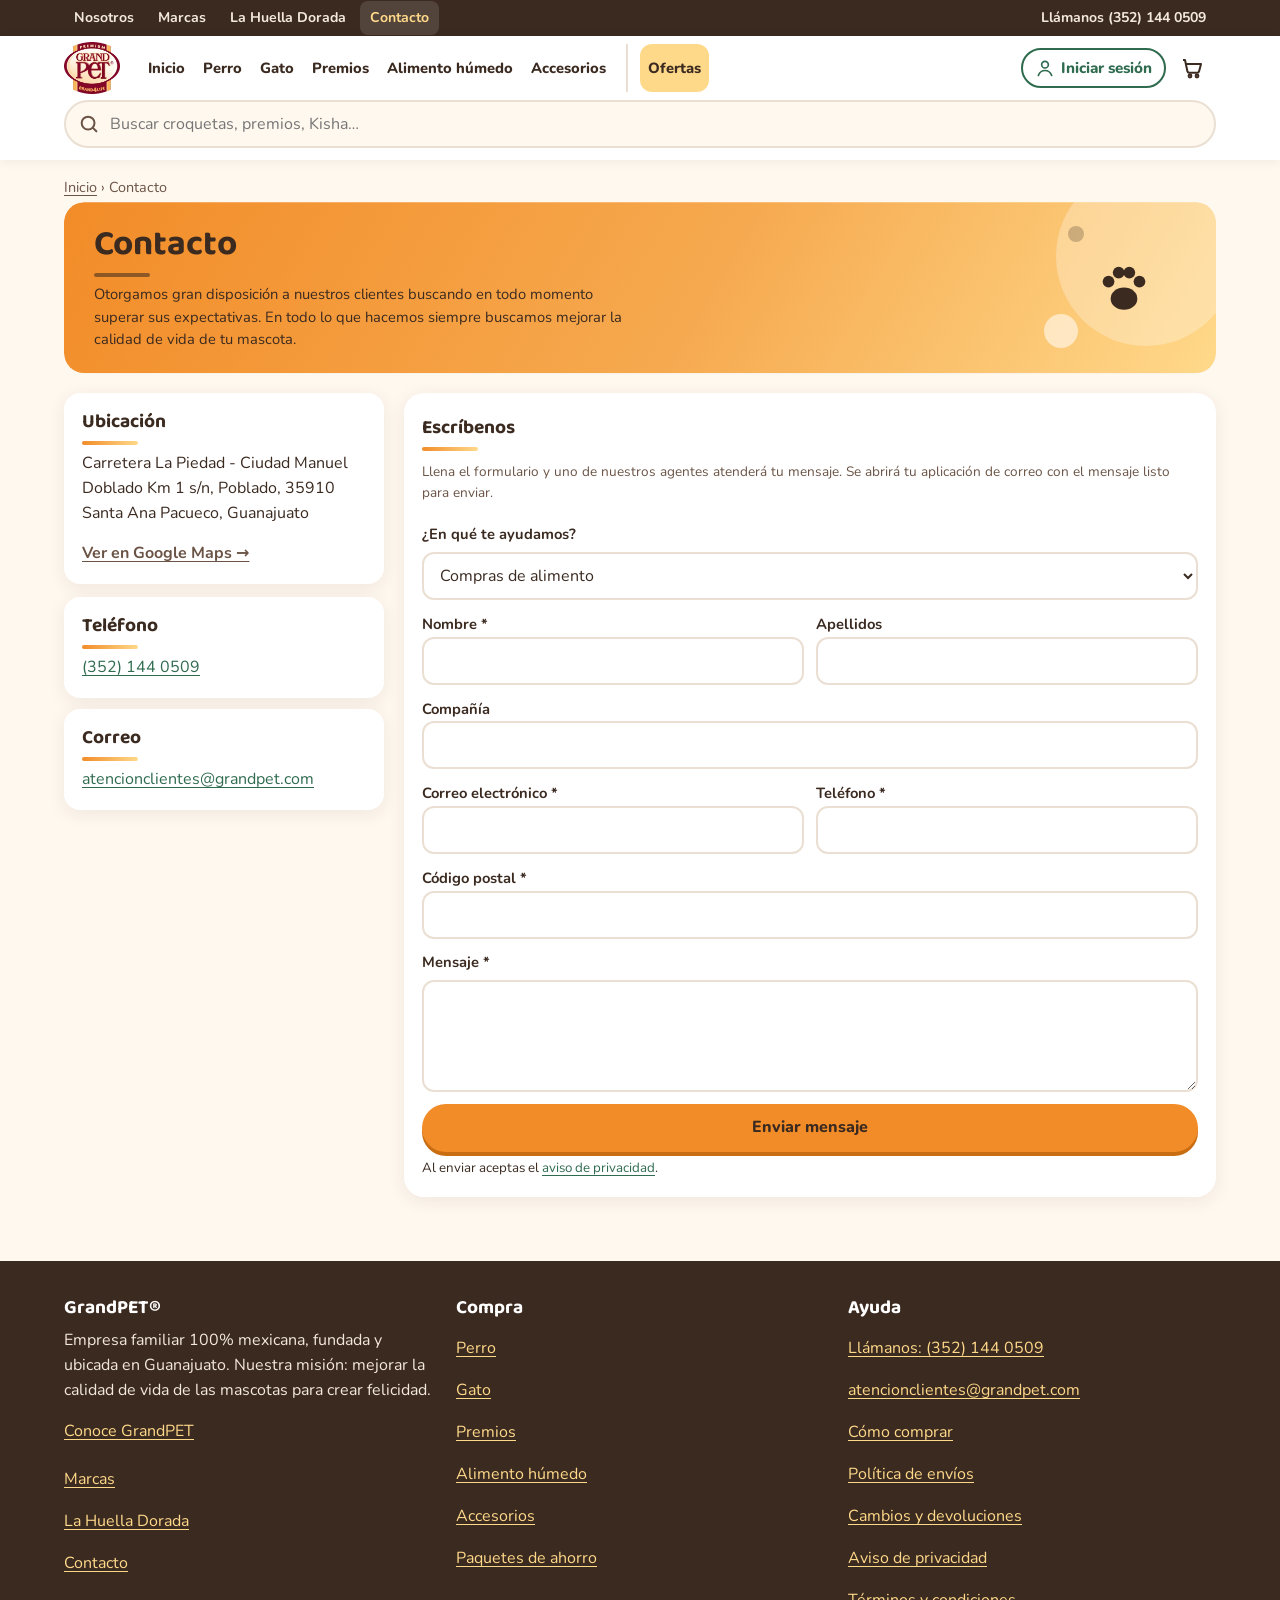
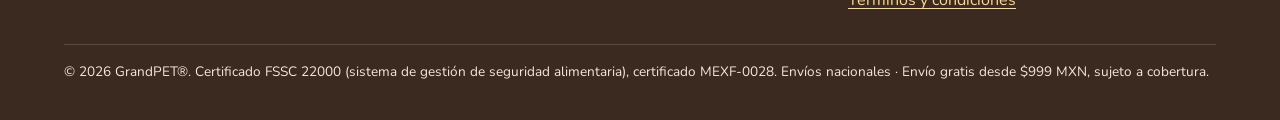
<file: contacto.html>
<!doctype html>
<html lang="es-MX">
<head>
  <meta charset="utf-8">
  <meta name="viewport" content="width=device-width, initial-scale=1">
  <title>Contacto | GrandPET®</title>
  <meta name="description" content="Contacta a GrandPET®: compras de alimento, distribuidores, dudas nutrimentales, quejas y sugerencias. Santa Ana Pacueco, Guanajuato. Tel. (352) 144 0509.">
  <meta property="og:title" content="Contacto | GrandPET®">
  <meta property="og:description" content="Escríbenos o únete a GrandPET como distribuidor.">
  <meta name="theme-color" content="#FFF8EF">
  <link rel="preconnect" href="https://fonts.googleapis.com">
  <link rel="preconnect" href="https://fonts.gstatic.com" crossorigin>
  <link rel="stylesheet" href="https://fonts.googleapis.com/css2?family=Baloo+2:wght@600;700;800&family=Nunito:wght@400;600;700;800;900&display=swap">
  <link rel="stylesheet" href="assets/css/styles.css">
</head>
<body>
  <a class="skip" href="#main">Saltar al contenido</a>
  <div id="site-header"></div>
  <main id="main" class="wrap">
    <nav class="breadcrumbs" aria-label="Migas de pan"><a href="index.html">Inicio</a> › <span aria-current="page">Contacto</span></nav>
    <header class="coll-head">
      <h1>Contacto</h1>
      <p>Otorgamos gran disposición a nuestros clientes buscando en todo momento superar sus expectativas. En todo lo que hacemos siempre buscamos mejorar la calidad de vida de tu mascota.</p>
    </header>

    <div class="contact-layout">
      <ul class="contact-cards">
        <li class="info-card"><h2>Ubicación</h2><p id="c-address"></p><a class="link-quiet" id="c-map" rel="noopener">Ver en Google Maps →</a></li>
        <li class="info-card"><h2>Teléfono</h2><p><a data-phone href="#"></a></p></li>
        <li class="info-card"><h2>Correo</h2><p><a id="c-email" href="#"></a></p></li>
      </ul>

      <form class="contact-form order-form" id="contact-form" novalidate>
        <h2 id="distribuidor">Escríbenos</h2>
        <p class="small-print">Llena el formulario y uno de nuestros agentes atenderá tu mensaje. Se abrirá tu aplicación de correo con el mensaje listo para enviar.</p>
        <label for="f-tipo">¿En qué te ayudamos?</label>
        <select id="f-tipo" name="tipo">
          <option value="compras">Compras de alimento</option>
          <option value="distribuidor">Quiero ser distribuidor (Únete a GrandPET)</option>
          <option value="servicios">Interés en ofrecer servicios</option>
          <option value="nutricion">Dudas nutrimentales</option>
          <option value="quejas">Quejas y sugerencias</option>
        </select>

        <div class="form-2">
          <div><label for="f-nombre">Nombre *</label><input id="f-nombre" name="nombre" required maxlength="60" autocomplete="given-name"></div>
          <div><label for="f-apellidos">Apellidos</label><input id="f-apellidos" name="apellidos" maxlength="60" autocomplete="family-name"></div>
        </div>
        <div data-show="distribuidor servicios compras"><label for="f-empresa">Compañía</label><input id="f-empresa" name="empresa" maxlength="80" autocomplete="organization"></div>
        <div class="form-2">
          <div><label for="f-correo">Correo electrónico *</label><input id="f-correo" name="correo" type="email" required maxlength="80" autocomplete="email"></div>
          <div><label for="f-tel">Teléfono *</label><input id="f-tel" name="telefono" type="tel" required inputmode="numeric" pattern="[0-9]{10}" maxlength="10" autocomplete="tel-national"></div>
        </div>
        <div><label for="f-cp">Código postal *</label><input id="f-cp" name="cp" required inputmode="numeric" pattern="[0-9]{5}" maxlength="5" autocomplete="postal-code"></div>

        <fieldset data-show="distribuidor" class="form-group">
          <legend>Marcas de interés (máximo 3)</legend>
          <div class="check-grid">
            <label class="check"><input type="checkbox" name="marca" value="Natural Gourmet"> Natural Gourmet</label>
            <label class="check"><input type="checkbox" name="marca" value="Back to Nature"> Back to Nature</label>
            <label class="check"><input type="checkbox" name="marca" value="Carne Fresca"> Carne Fresca</label>
            <label class="check"><input type="checkbox" name="marca" value="Noble"> Noble</label>
            <label class="check"><input type="checkbox" name="marca" value="Kisha"> Kisha</label>
            <label class="check"><input type="checkbox" name="marca" value="Clásico"> Clásico</label>
            <label class="check"><input type="checkbox" name="marca" value="Nutrescan"> Nutrescan</label>
            <label class="check"><input type="checkbox" name="marca" value="Nutrescan Natural"> Nutrescan Natural</label>
            <label class="check"><input type="checkbox" name="marca" value="Supercan"> Supercan</label>
          </div>
          <div class="form-2">
            <div><label for="f-vol">Volumen mensual estimado (toneladas)</label><input id="f-vol" name="volumen" type="number" min="1" max="999" inputmode="numeric"></div>
            <div><label for="f-cliente">Tipo de cliente</label>
              <select id="f-cliente" name="cliente"><option value="">Elige una opción</option><option>Autoconsumo</option><option>Distribuidor</option><option>Veterinario</option><option>Forrajera</option><option>Autoservicio</option><option>Tienda menudeo</option><option>Tienda especializada</option><option>Abarrotera</option><option>Mayorista</option><option>Exportación</option><option>Clínica veterinaria</option></select></div>
          </div>
        </fieldset>

        <fieldset data-show="nutricion" class="form-group">
          <legend>Sobre tu mascota</legend>
          <label for="f-etapa">Talla y etapa</label>
          <select id="f-etapa" name="etapa"><option value="">Elige una opción</option><option>Cachorro raza pequeña</option><option>Cachorro raza mediana o grande</option><option>Adulto raza pequeña</option><option>Adulto raza mediana o grande</option><option>Senior (7 o más años)</option><option>Gato</option></select>
          <label for="f-necesidad">Necesidad especial</label><input id="f-necesidad" name="necesidad" maxlength="120">
        </fieldset>

        <label for="f-msg">Mensaje *</label>
        <textarea id="f-msg" name="mensaje" rows="4" required maxlength="1000"></textarea>
        <p class="form-error" id="contact-error" role="alert" hidden></p>
        <button class="btn btn-primary btn-block" type="submit">Enviar mensaje</button>
        <small>Al enviar aceptas el <a href="politicas.html#privacidad">aviso de privacidad</a>.</small>
      </form>
    </div>
  </main>
  <div id="site-footer"></div>
  <script src="data/products.js" defer></script>
  <script src="assets/js/config.js" defer></script>
  <script src="assets/js/app.js" defer></script>
  <script src="assets/js/paginas.js" defer></script>
</body>
</html>
</file>
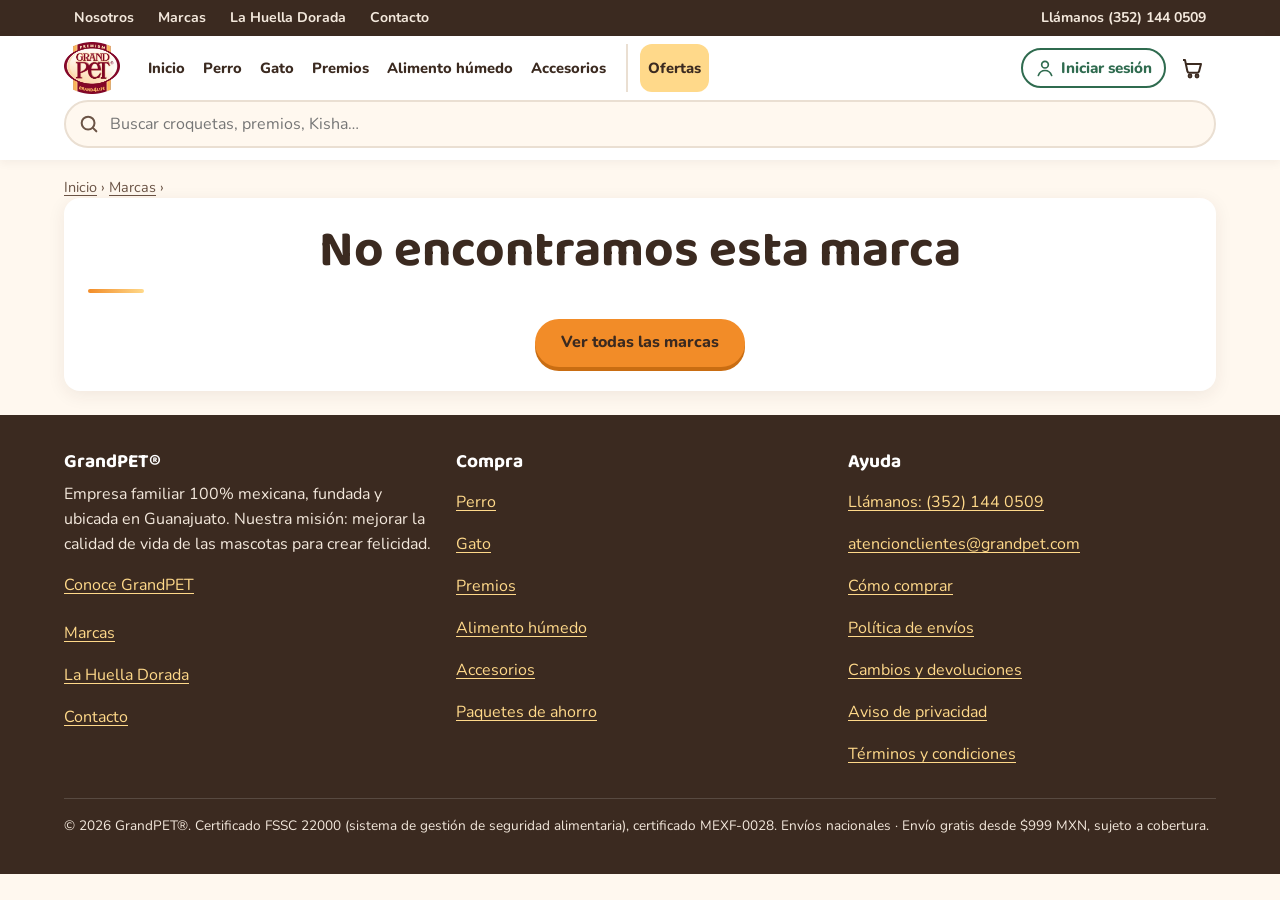
<file: marca.html>
<!doctype html>
<html lang="es-MX">
<head>
  <meta charset="utf-8">
  <meta name="viewport" content="width=device-width, initial-scale=1">
  <title>Marca | GrandPET®</title>
  <meta name="description" content="Marcas de alimento GrandPET® para perros y gatos.">
  <meta property="og:title" content="Marca | GrandPET®">
  <meta property="og:description" content="Marcas de alimento GrandPET® para perros y gatos.">
  <meta name="theme-color" content="#FFF8EF">
  <link rel="preconnect" href="https://fonts.googleapis.com">
  <link rel="preconnect" href="https://fonts.gstatic.com" crossorigin>
  <link rel="preconnect" href="https://cdn.shopify.com" crossorigin>
  <link rel="stylesheet" href="https://fonts.googleapis.com/css2?family=Baloo+2:wght@600;700;800&family=Nunito:wght@400;600;700;800;900&display=swap">
  <link rel="stylesheet" href="assets/css/styles.css">
</head>
<body>
  <a class="skip" href="#main">Saltar al contenido</a>
  <div id="site-header"></div>
  <main id="main" class="wrap">
    <nav class="breadcrumbs" aria-label="Migas de pan"><a href="index.html">Inicio</a> › <a href="marcas.html">Marcas</a> › <span id="crumb" aria-current="page"></span></nav>
    <div id="marca"></div>
  </main>
  <div id="site-footer"></div>
  <script src="data/products.js" defer></script>
  <script src="data/marcas.js" defer></script>
  <script src="assets/js/config.js" defer></script>
  <script src="assets/js/app.js" defer></script>
  <script src="assets/js/paginas.js" defer></script>
</body>
</html>
</file>
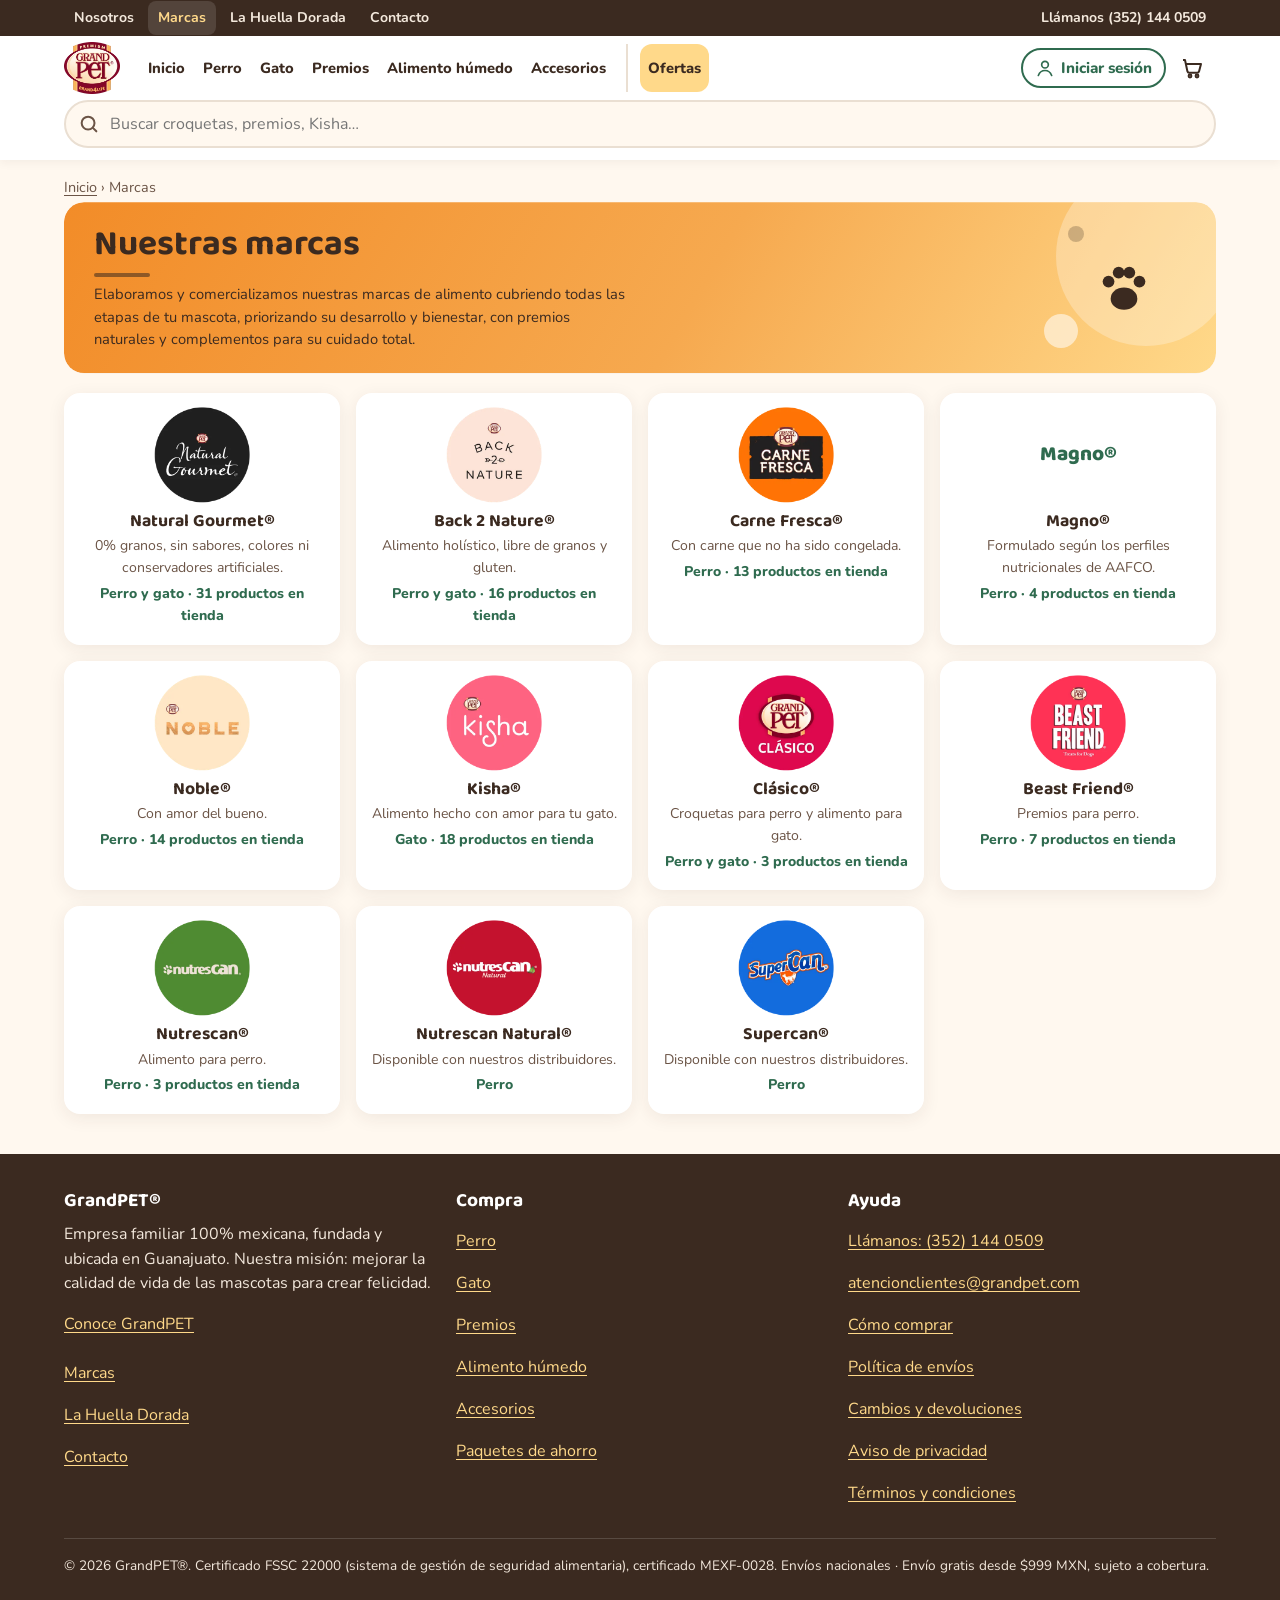
<file: marcas.html>
<!doctype html>
<html lang="es-MX">
<head>
  <meta charset="utf-8">
  <meta name="viewport" content="width=device-width, initial-scale=1">
  <title>Nuestras marcas | GrandPET®</title>
  <meta name="description" content="Conoce las marcas GrandPET®: Natural Gourmet, Back 2 Nature, Carne Fresca, Magno, Noble, Kisha, Clásico, Beast Friend y más, para perros y gatos.">
  <meta property="og:title" content="Nuestras marcas | GrandPET®">
  <meta property="og:description" content="Alimento, premios y complementos GrandPET para cada etapa de tu mascota.">
  <meta name="theme-color" content="#FFF8EF">
  <link rel="preconnect" href="https://fonts.googleapis.com">
  <link rel="preconnect" href="https://fonts.gstatic.com" crossorigin>
  <link rel="stylesheet" href="https://fonts.googleapis.com/css2?family=Baloo+2:wght@600;700;800&family=Nunito:wght@400;600;700;800;900&display=swap">
  <link rel="stylesheet" href="assets/css/styles.css">
</head>
<body>
  <a class="skip" href="#main">Saltar al contenido</a>
  <div id="site-header"></div>
  <main id="main" class="wrap">
    <nav class="breadcrumbs" aria-label="Migas de pan"><a href="index.html">Inicio</a> › <span aria-current="page">Marcas</span></nav>
    <header class="coll-head">
      <h1>Nuestras marcas</h1>
      <p>Elaboramos y comercializamos nuestras marcas de alimento cubriendo todas las etapas de tu mascota, priorizando su desarrollo y bienestar, con premios naturales y complementos para su cuidado total.</p>
    </header>
    <ul class="logo-grid" id="logo-grid"></ul>
  </main>
  <div id="site-footer"></div>
  <script src="data/products.js" defer></script>
  <script src="data/marcas.js" defer></script>
  <script src="assets/js/config.js" defer></script>
  <script src="assets/js/app.js" defer></script>
  <script src="assets/js/paginas.js" defer></script>
</body>
</html>
</file>
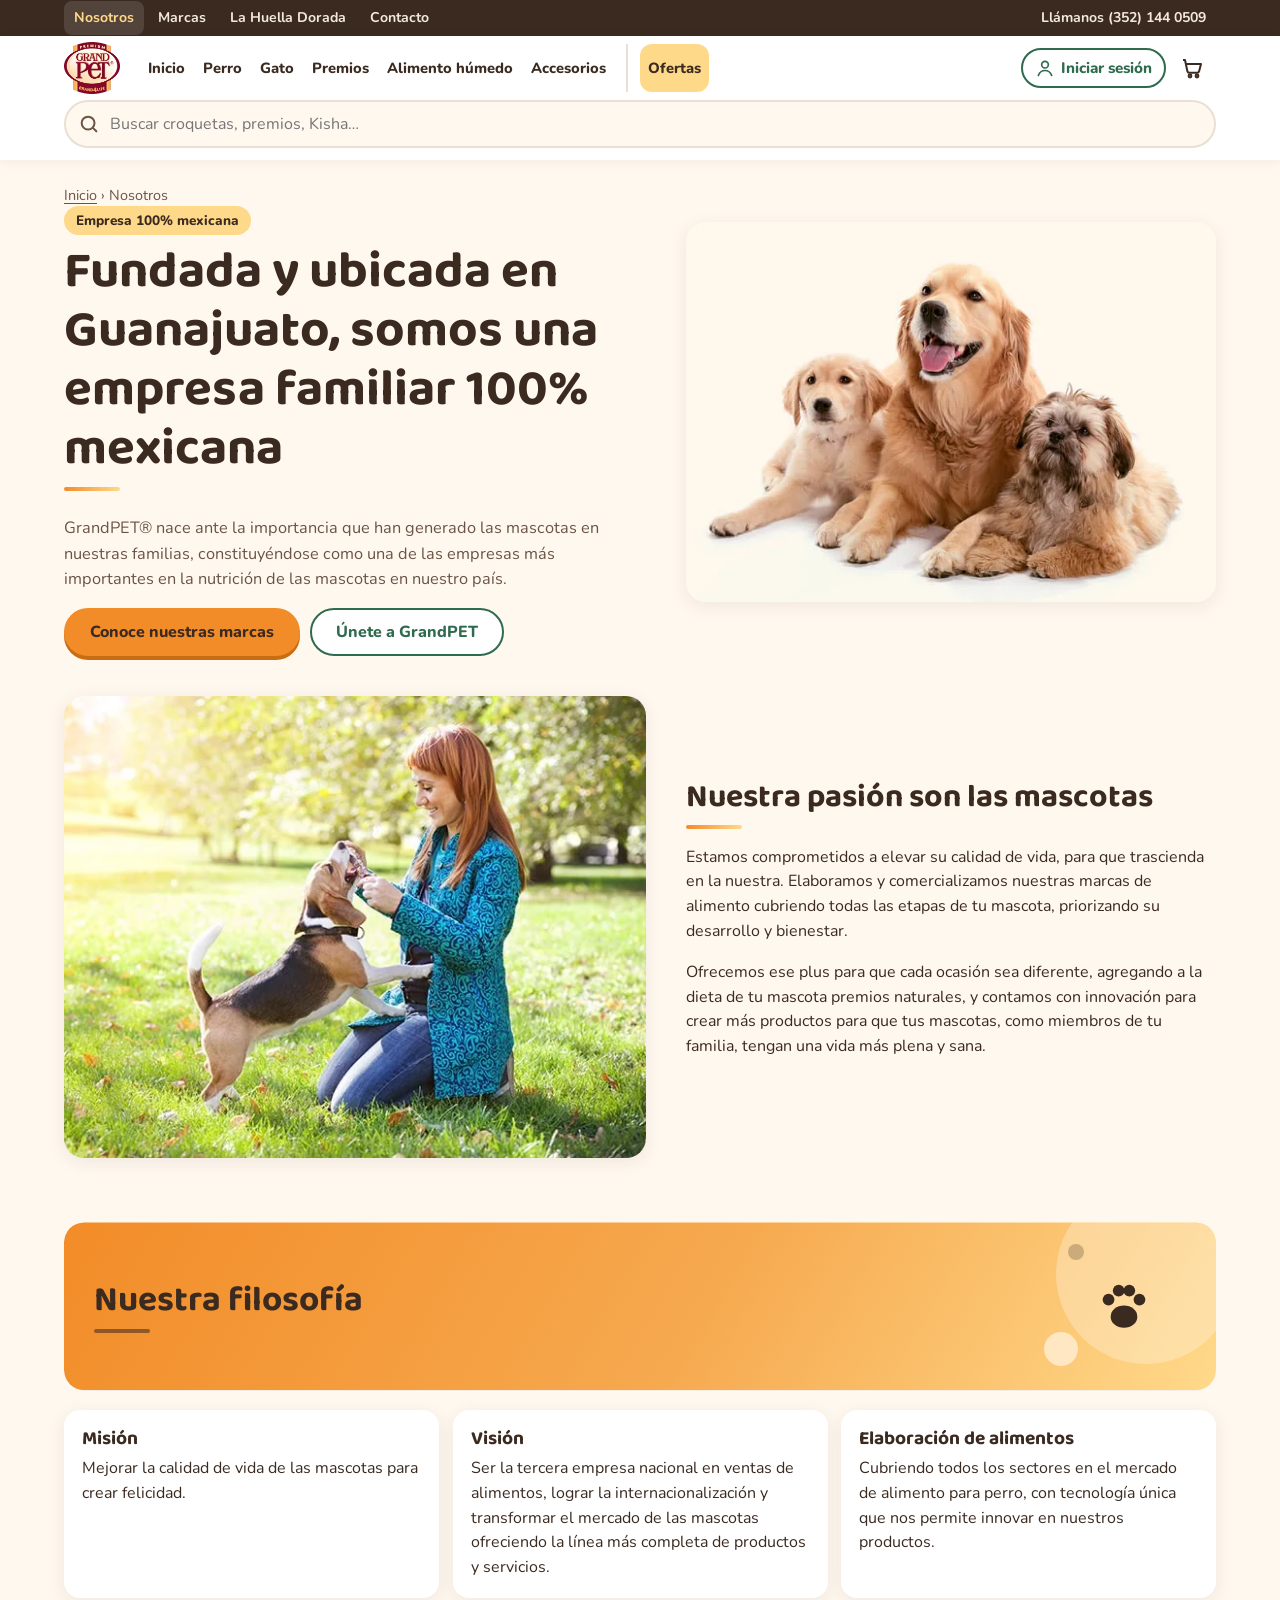
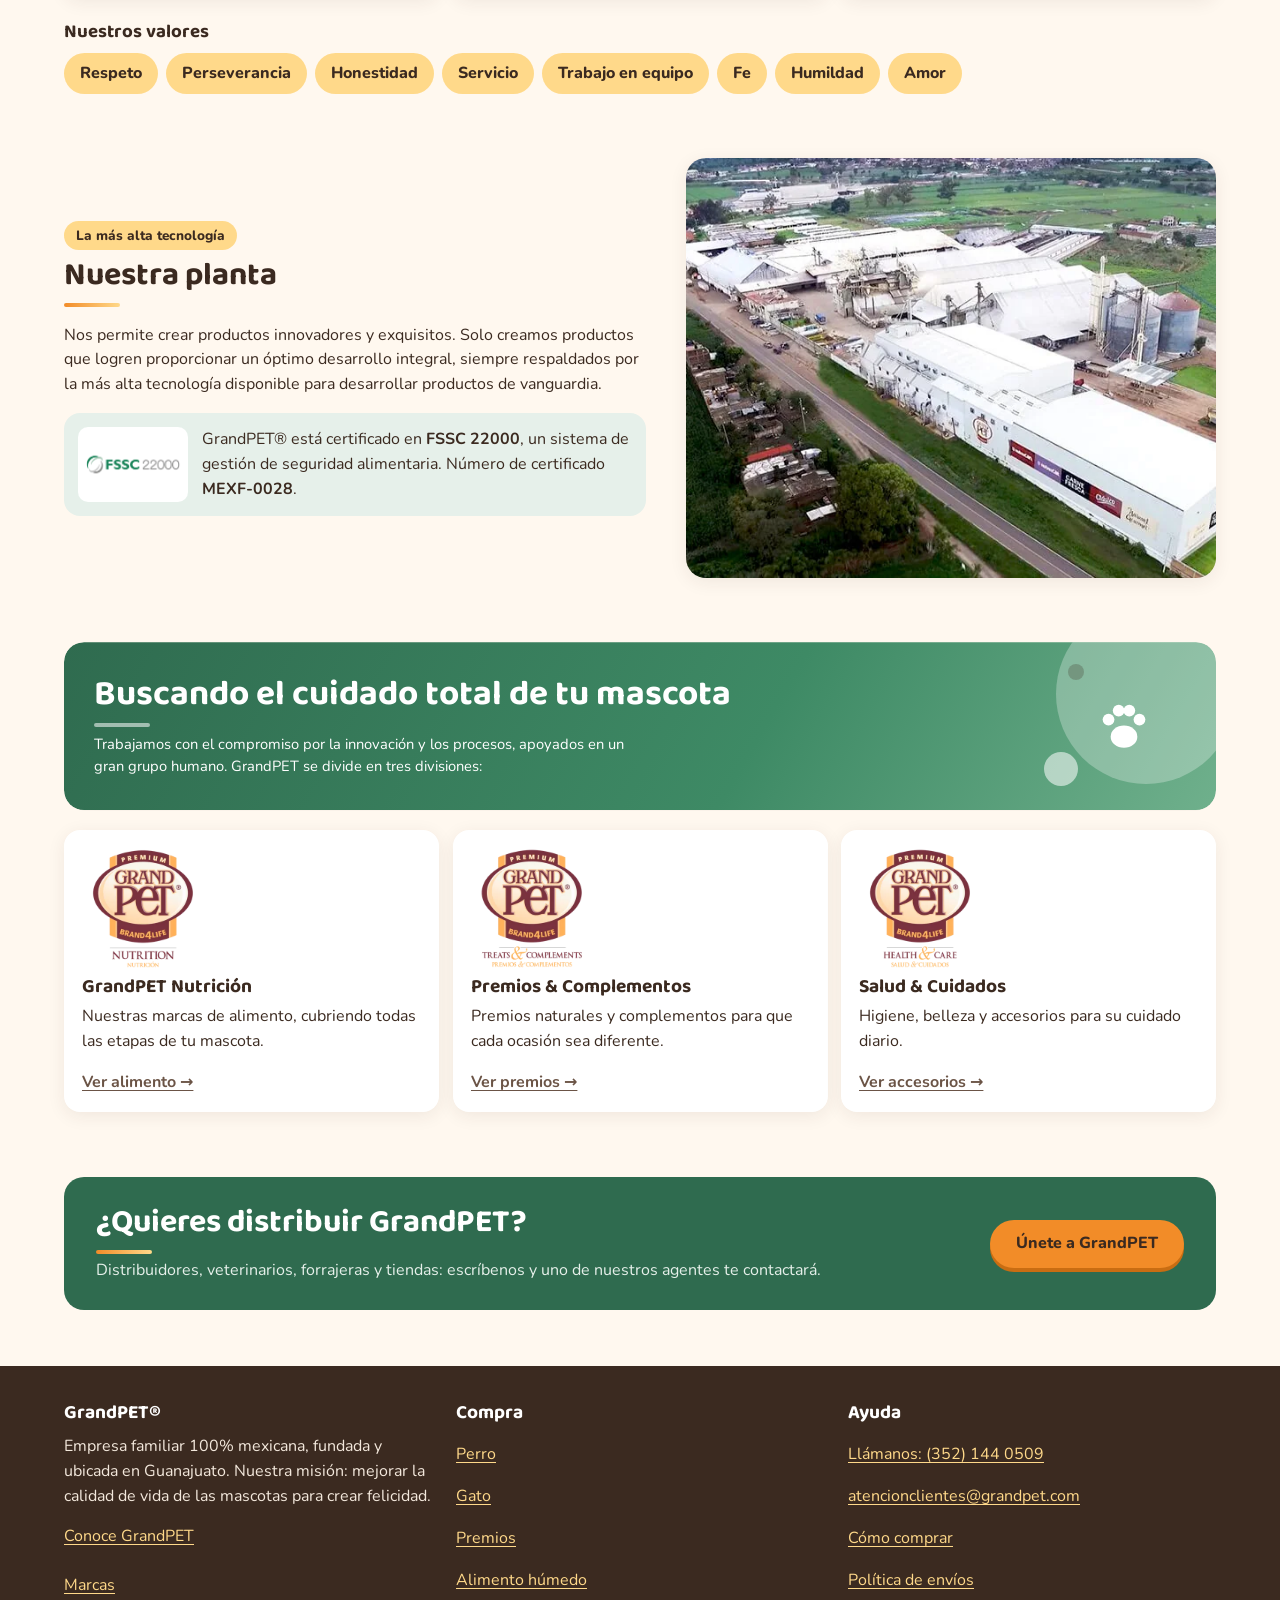
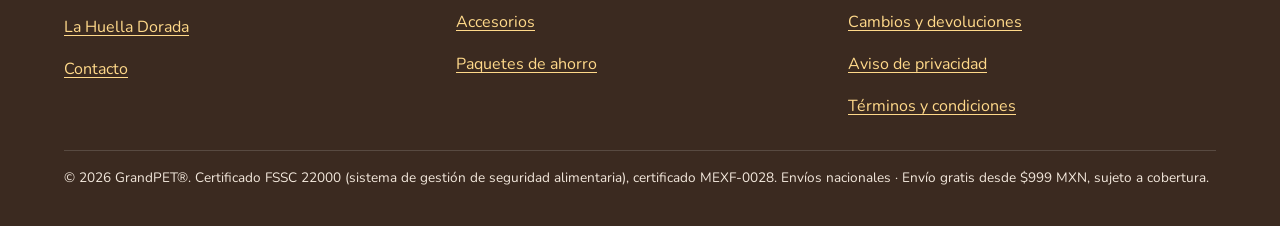
<file: nosotros.html>
<!doctype html>
<html lang="es-MX">
<head>
  <meta charset="utf-8">
  <meta name="viewport" content="width=device-width, initial-scale=1">
  <title>Nosotros | GrandPET®</title>
  <meta name="description" content="GrandPET®: empresa familiar 100% mexicana fundada en Guanajuato. Misión, visión, valores, nuestra planta y certificación FSSC 22000.">
  <meta property="og:title" content="Nosotros | GrandPET®">
  <meta property="og:description" content="Empresa familiar 100% mexicana dedicada a la nutrición de perros y gatos.">
  <meta name="theme-color" content="#FFF8EF">
  <link rel="preconnect" href="https://fonts.googleapis.com">
  <link rel="preconnect" href="https://fonts.gstatic.com" crossorigin>
  <link rel="stylesheet" href="https://fonts.googleapis.com/css2?family=Baloo+2:wght@600;700;800&family=Nunito:wght@400;600;700;800;900&display=swap">
  <link rel="stylesheet" href="assets/css/styles.css">
</head>
<body>
  <a class="skip" href="#main">Saltar al contenido</a>
  <div id="site-header"></div>
  <main id="main">
    <section class="page-hero">
      <div class="wrap page-hero-grid">
        <div>
          <nav class="breadcrumbs" aria-label="Migas de pan"><a href="index.html">Inicio</a> › <span aria-current="page">Nosotros</span></nav>
          <span class="hero-kicker">Empresa 100% mexicana</span>
          <h1>Fundada y ubicada en Guanajuato, somos una empresa familiar 100% mexicana</h1>
          <p class="hero-sub">GrandPET® nace ante la importancia que han generado las mascotas en nuestras familias, constituyéndose como una de las empresas más importantes en la nutrición de las mascotas en nuestro país.</p>
          <div class="hero-ctas">
            <a class="btn btn-primary" href="marcas.html">Conoce nuestras marcas</a>
            <a class="btn btn-secondary" href="contacto.html#distribuidor">Únete a GrandPET</a>
          </div>
        </div>
        <img class="page-hero-img" src="assets/img/empresa-1.webp" alt="Perros felices de distintas razas" width="664" height="476" fetchpriority="high">
      </div>
    </section>

    <section class="section" aria-labelledby="pasion-t">
      <div class="wrap split">
        <img class="round-img" src="assets/img/empresa-3.webp" alt="Mujer jugando con su perro en el pasto" width="600" height="476" loading="lazy">
        <div>
          <h2 id="pasion-t">Nuestra pasión son las mascotas</h2>
          <p>Estamos comprometidos a elevar su calidad de vida, para que trascienda en la nuestra. Elaboramos y comercializamos nuestras marcas de alimento cubriendo todas las etapas de tu mascota, priorizando su desarrollo y bienestar.</p>
          <p>Ofrecemos ese plus para que cada ocasión sea diferente, agregando a la dieta de tu mascota premios naturales, y contamos con innovación para crear más productos para que tus mascotas, como miembros de tu familia, tengan una vida más plena y sana.</p>
        </div>
      </div>
    </section>

    <section class="section" aria-labelledby="filo-t">
      <div class="wrap">
        <h2 id="filo-t">Nuestra filosofía</h2>
        <ul class="cards-3">
          <li class="info-card"><h3>Misión</h3><p>Mejorar la calidad de vida de las mascotas para crear felicidad.</p></li>
          <li class="info-card"><h3>Visión</h3><p>Ser la tercera empresa nacional en ventas de alimentos, lograr la internacionalización y transformar el mercado de las mascotas ofreciendo la línea más completa de productos y servicios.</p></li>
          <li class="info-card"><h3>Elaboración de alimentos</h3><p>Cubriendo todos los sectores en el mercado de alimento para perro, con tecnología única que nos permite innovar en nuestros productos.</p></li>
        </ul>
        <h3 class="values-t">Nuestros valores</h3>
        <ul class="values">
          <li>Respeto</li><li>Perseverancia</li><li>Honestidad</li><li>Servicio</li><li>Trabajo en equipo</li><li>Fe</li><li>Humildad</li><li>Amor</li>
        </ul>
      </div>
    </section>

    <section class="section" aria-labelledby="planta-t">
      <div class="wrap split split-rev">
        <img class="round-img" src="assets/img/empresa-2.webp" alt="Vista aérea de la planta de GrandPET en Guanajuato" width="600" height="476" loading="lazy">
        <div>
          <span class="hero-kicker">La más alta tecnología</span>
          <h2 id="planta-t">Nuestra planta</h2>
          <p>Nos permite crear productos innovadores y exquisitos. Solo creamos productos que logren proporcionar un óptimo desarrollo integral, siempre respaldados por la más alta tecnología disponible para desarrollar productos de vanguardia.</p>
          <div class="cert-box">
            <img src="assets/img/fssc.webp" alt="Logotipo FSSC 22000" width="800" height="511" loading="lazy">
            <p>GrandPET® está certificado en <strong>FSSC 22000</strong>, un sistema de gestión de seguridad alimentaria. Número de certificado <strong>MEXF-0028</strong>.</p>
          </div>
        </div>
      </div>
    </section>

    <section class="section" aria-labelledby="div-t">
      <div class="wrap">
        <h2 id="div-t">Buscando el cuidado total de tu mascota</h2>
        <p class="section-sub">Trabajamos con el compromiso por la innovación y los procesos, apoyados en un gran grupo humano. GrandPET se divide en tres divisiones:</p>
        <ul class="cards-3 divisions">
          <li class="info-card"><img src="assets/img/div-nutricion.webp" alt="" width="320" height="320" loading="lazy"><h3>GrandPET Nutrición</h3><p>Nuestras marcas de alimento, cubriendo todas las etapas de tu mascota.</p><a class="link-quiet" href="coleccion.html?c=todo&amp;format=Seco">Ver alimento →</a></li>
          <li class="info-card"><img src="assets/img/div-premios.webp" alt="" width="320" height="320" loading="lazy"><h3>Premios &amp; Complementos</h3><p>Premios naturales y complementos para que cada ocasión sea diferente.</p><a class="link-quiet" href="coleccion.html?c=premios">Ver premios →</a></li>
          <li class="info-card"><img src="assets/img/div-salud.webp" alt="" width="320" height="320" loading="lazy"><h3>Salud &amp; Cuidados</h3><p>Higiene, belleza y accesorios para su cuidado diario.</p><a class="link-quiet" href="coleccion.html?c=accesorios">Ver accesorios →</a></li>
        </ul>
      </div>
    </section>

    <section class="section">
      <div class="wrap">
        <div class="cta-band">
          <div><h2>¿Quieres distribuir GrandPET?</h2><p>Distribuidores, veterinarios, forrajeras y tiendas: escríbenos y uno de nuestros agentes te contactará.</p></div>
          <a class="btn btn-primary" href="contacto.html#distribuidor">Únete a GrandPET</a>
        </div>
      </div>
    </section>
  </main>
  <div id="site-footer"></div>
  <script src="data/products.js" defer></script>
  <script src="assets/js/config.js" defer></script>
  <script src="assets/js/app.js" defer></script>
</body>
</html>
</file>
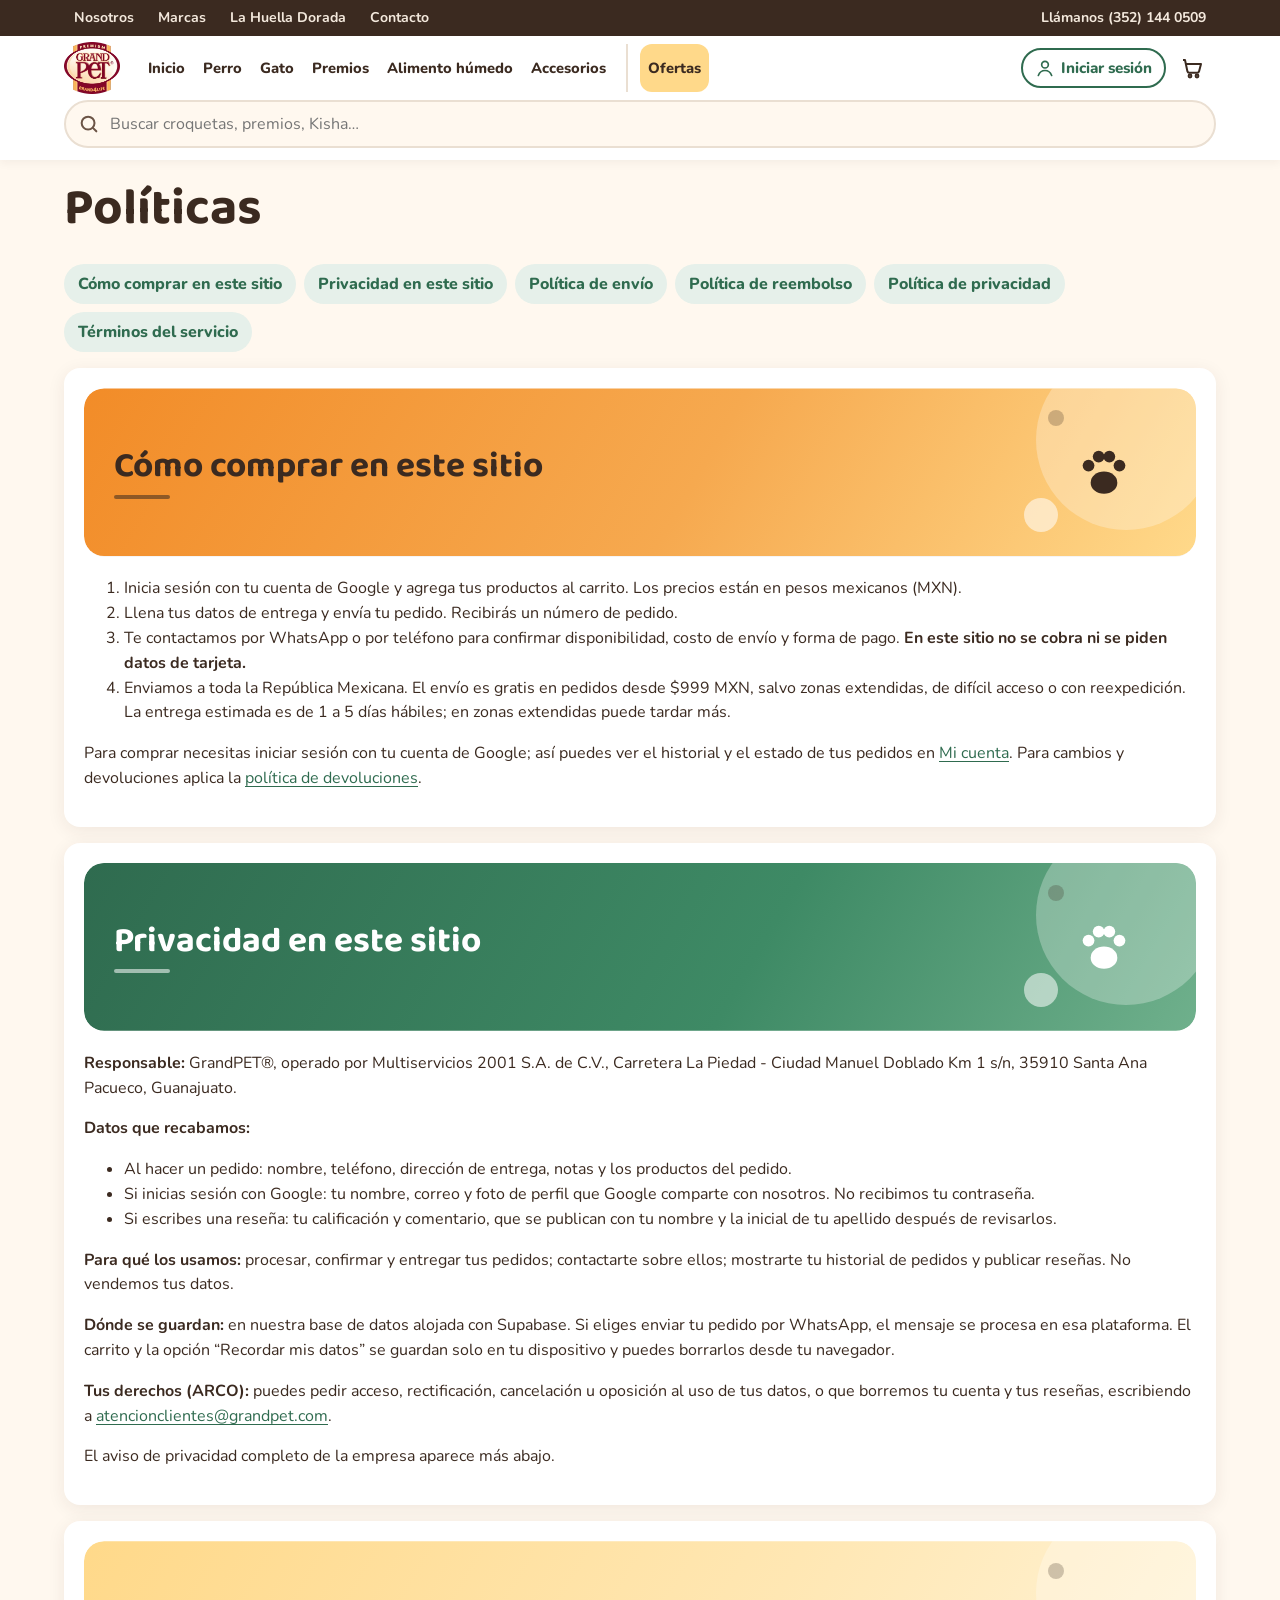
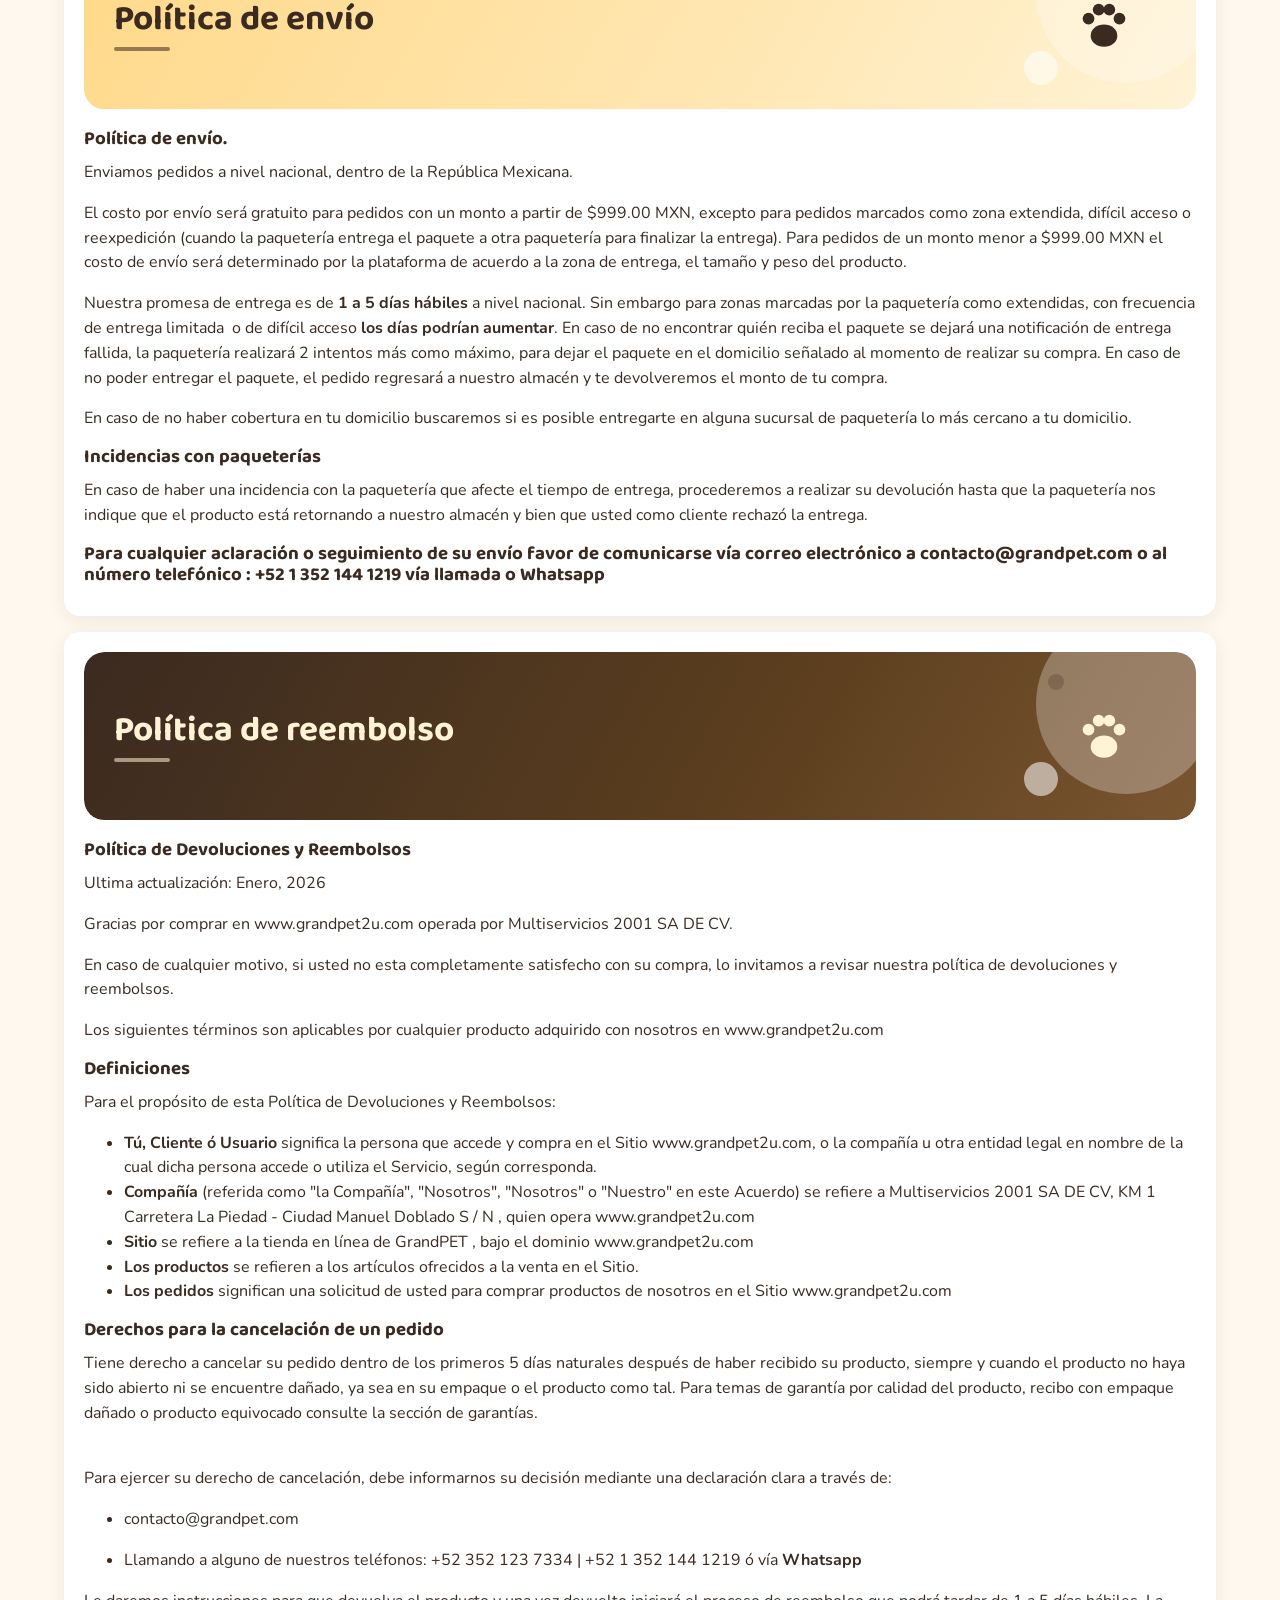
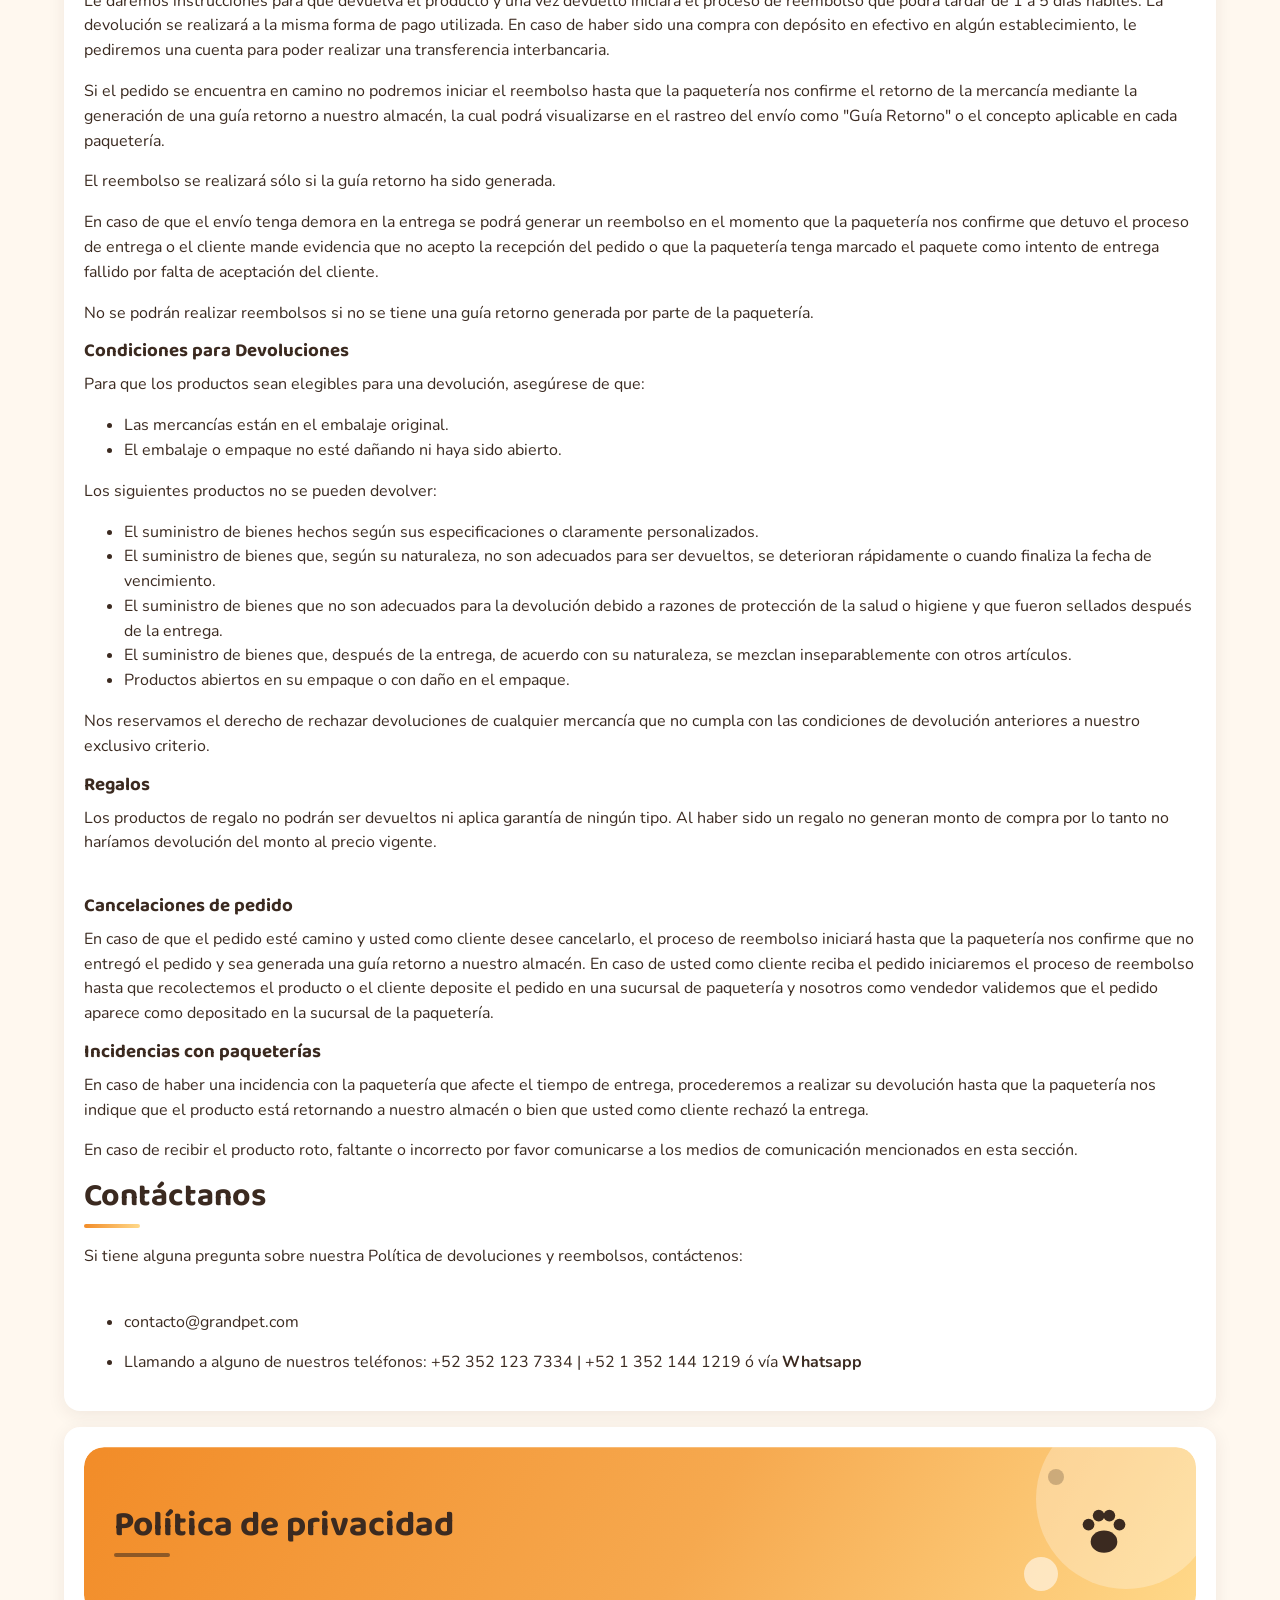
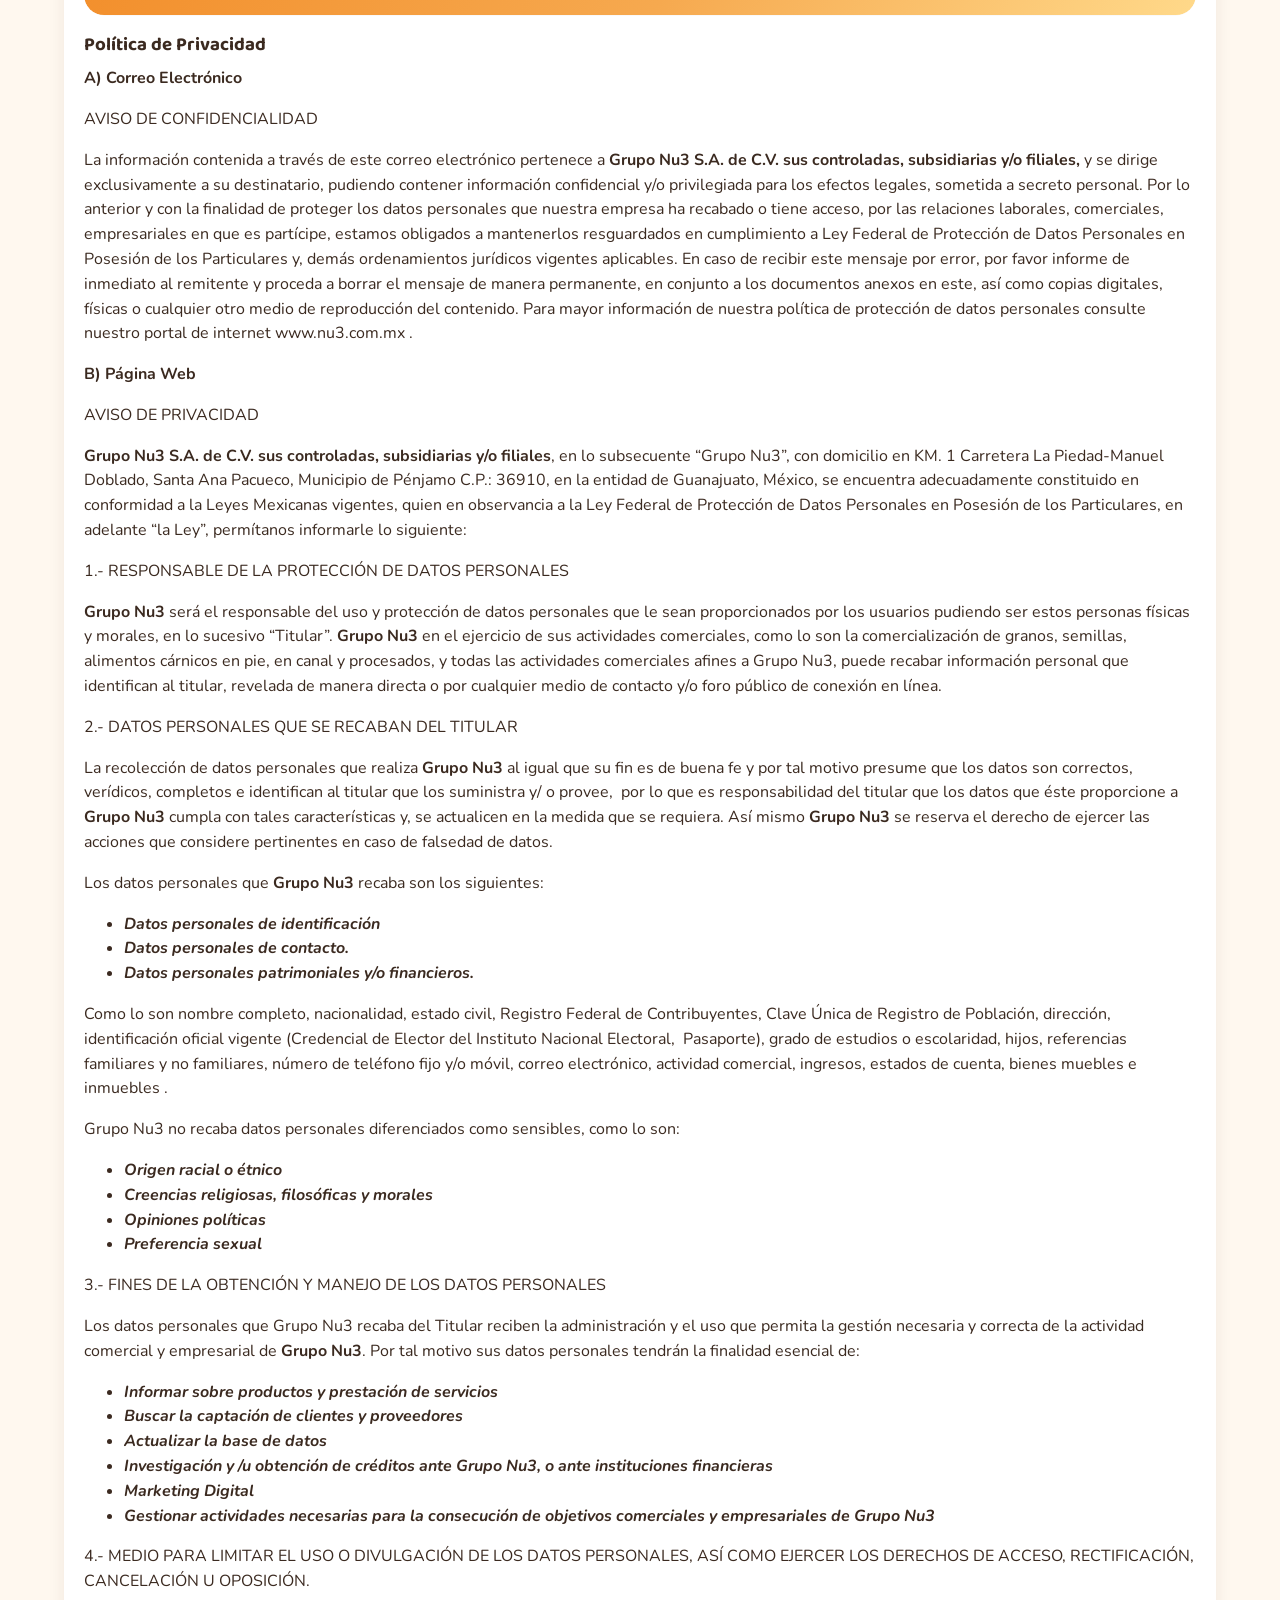
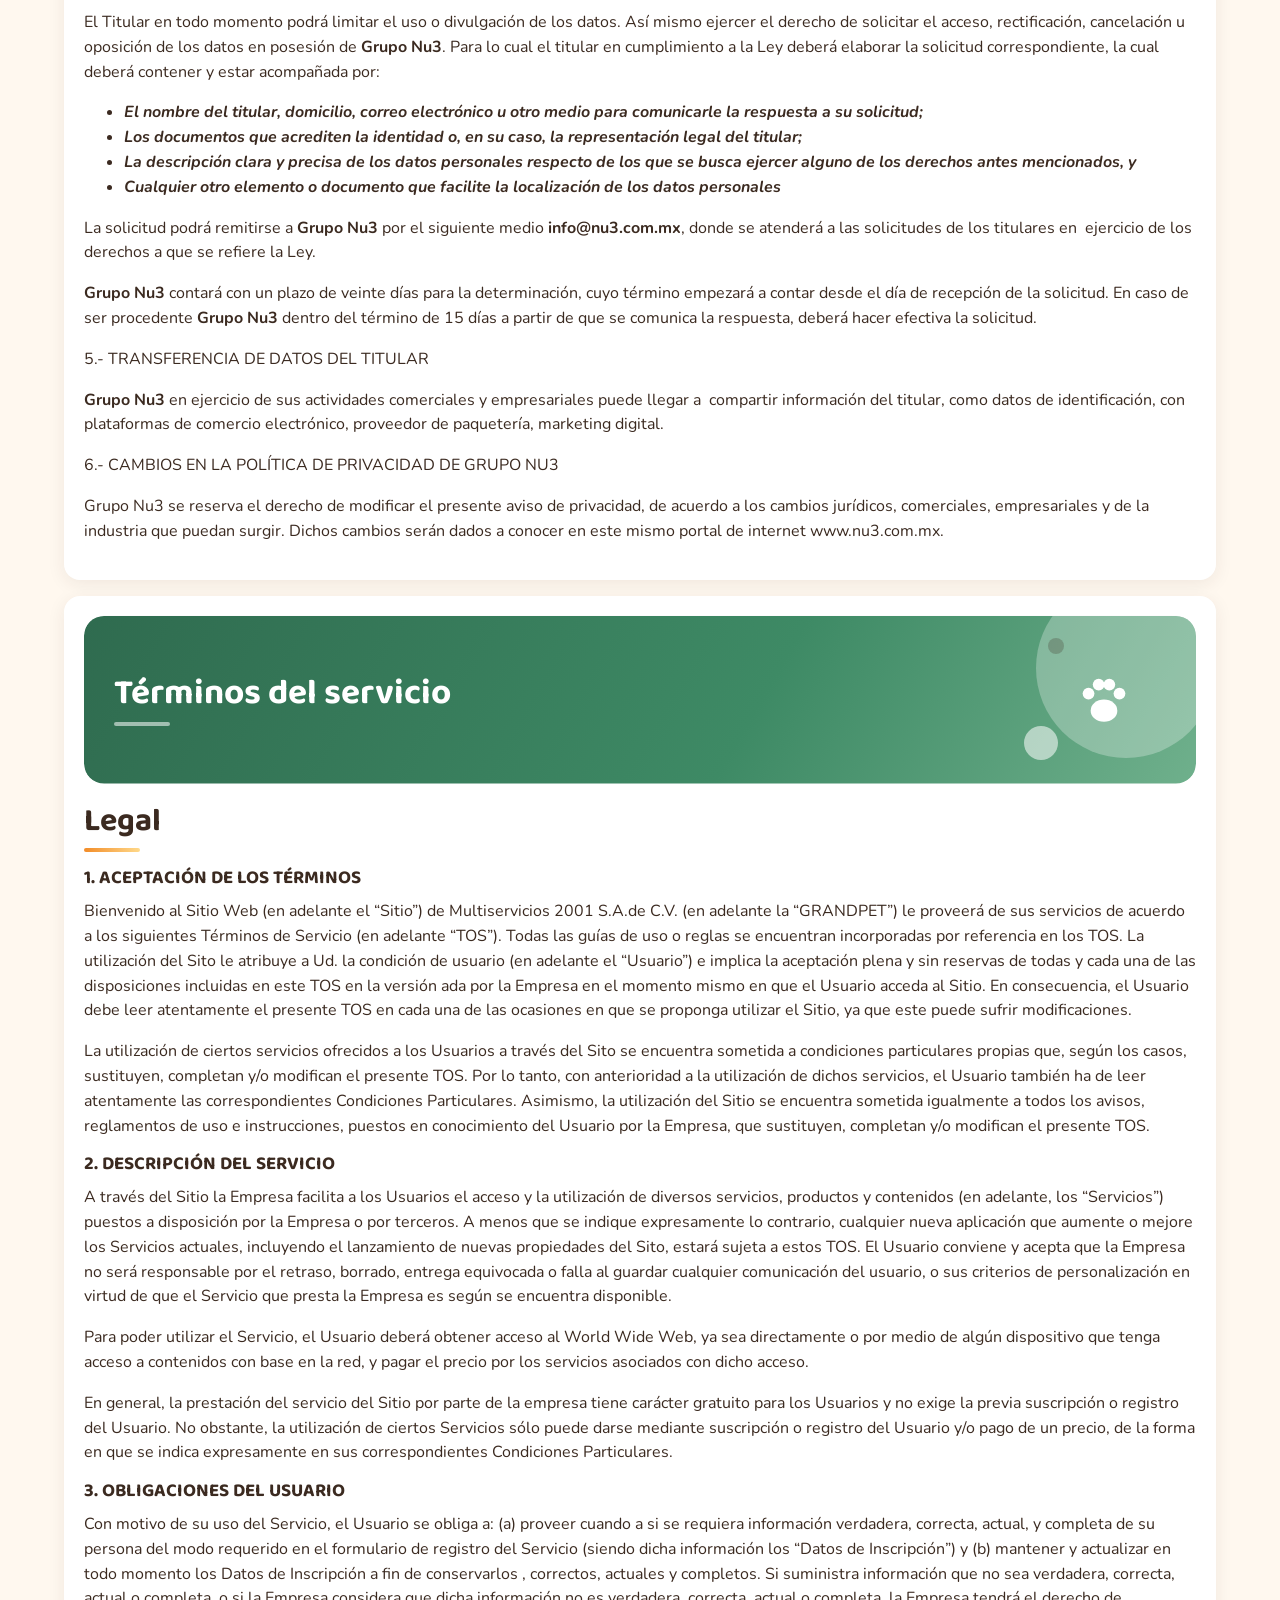
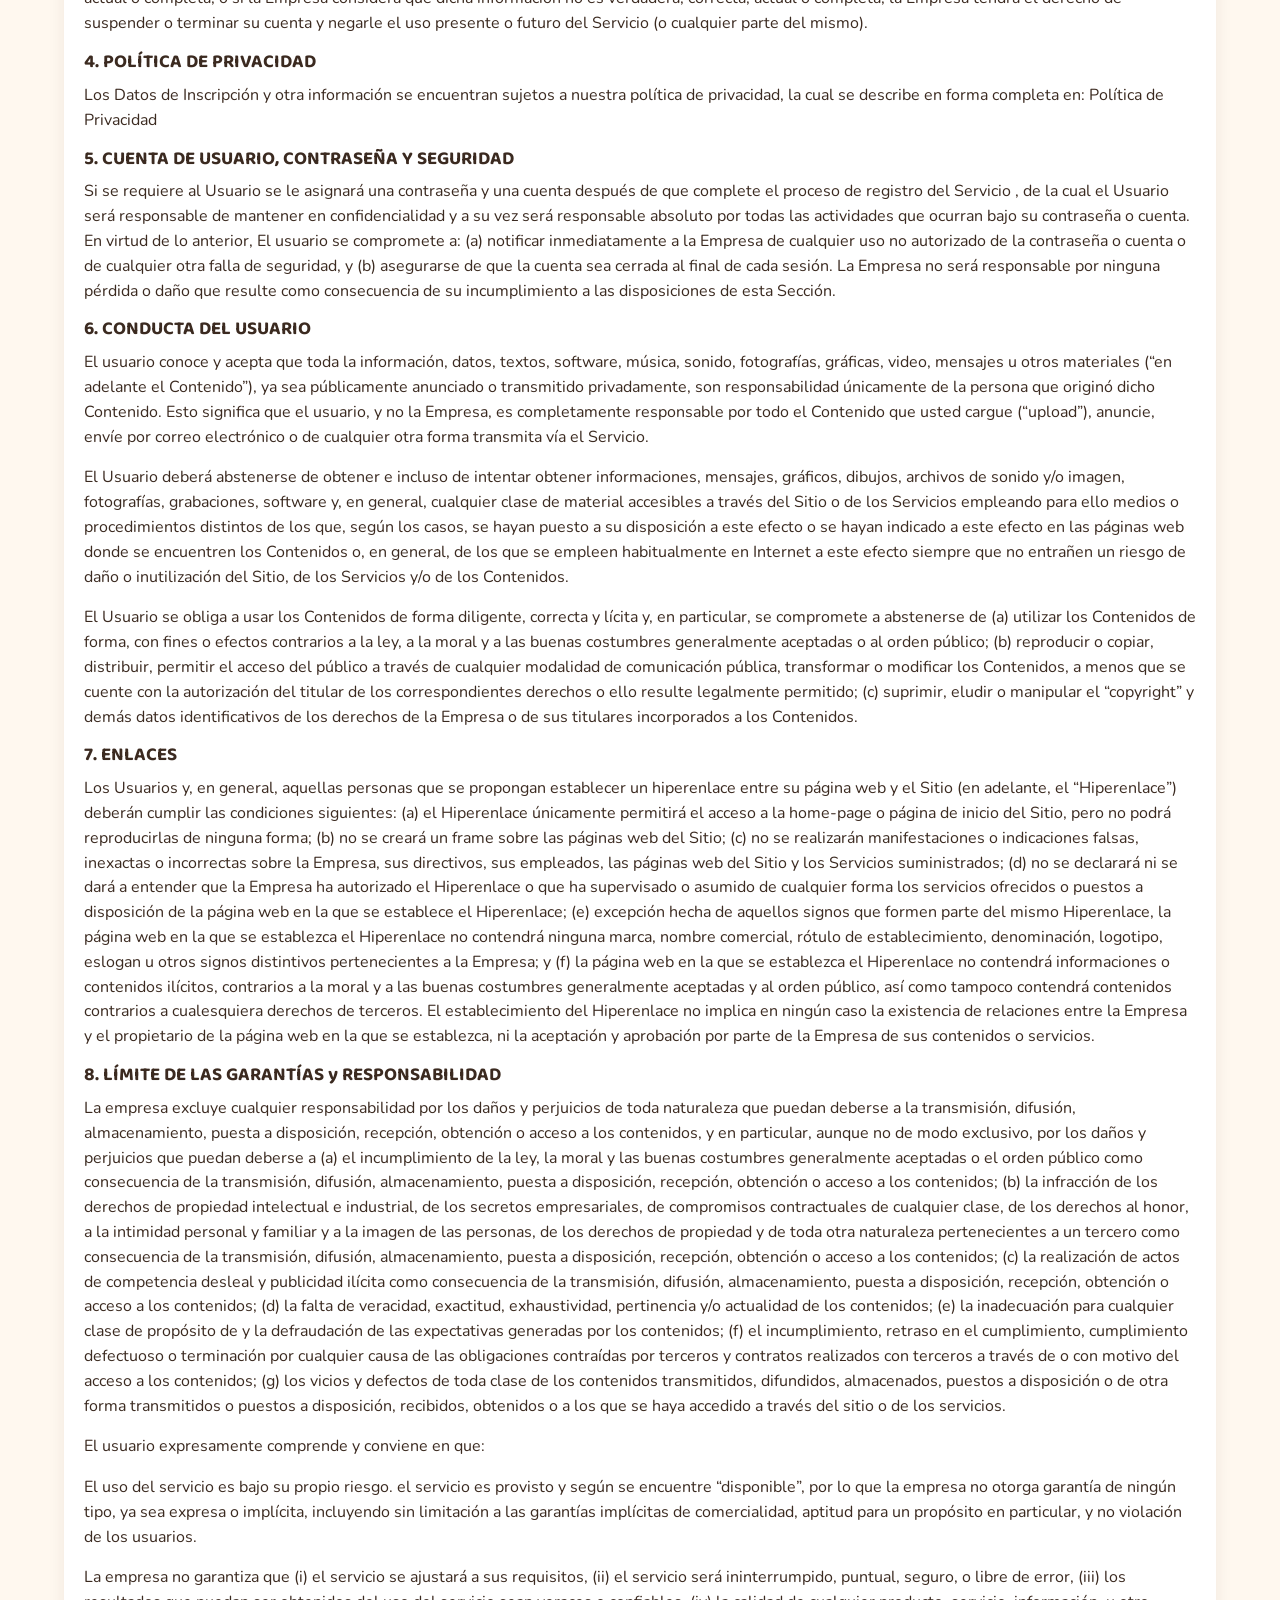
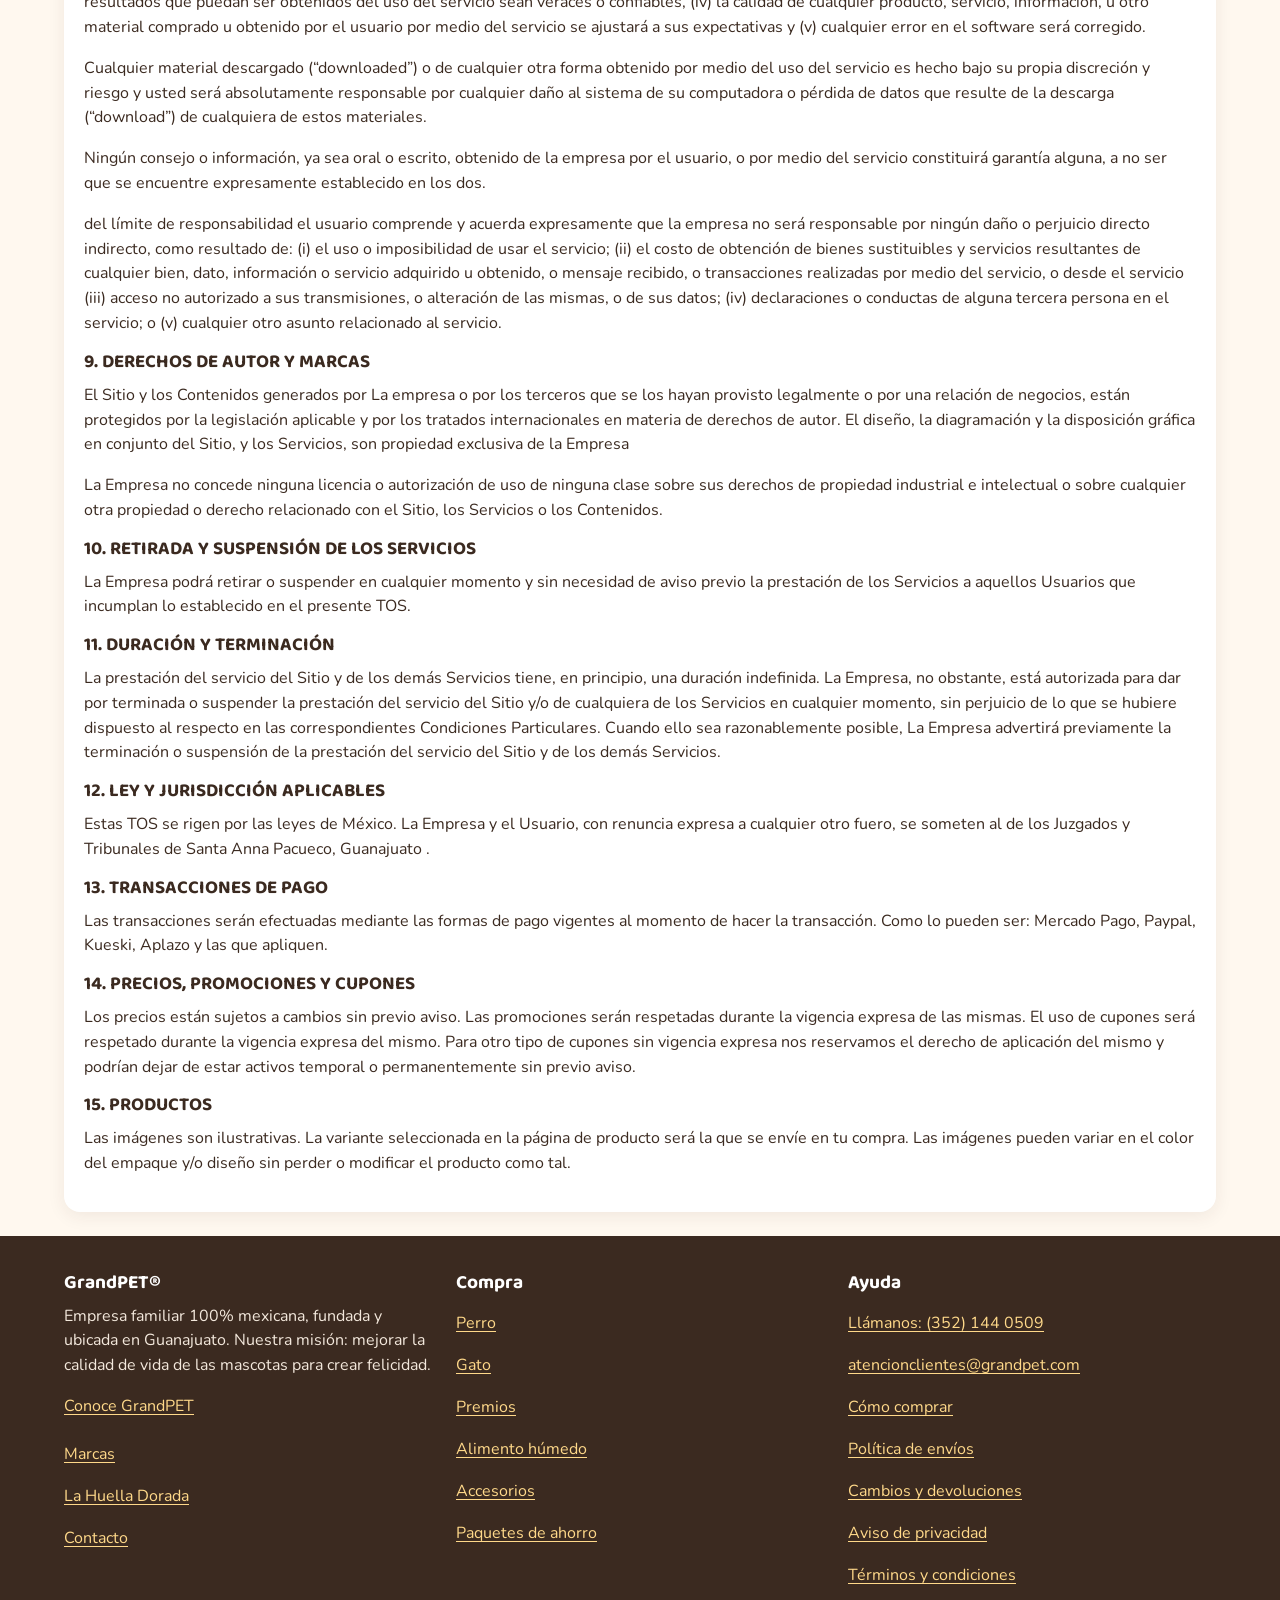
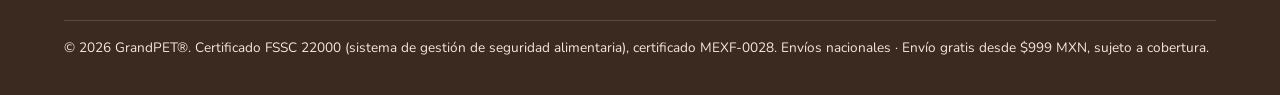
<file: politicas.html>
<!doctype html>
<html lang="es-MX">
<head>
  <meta charset="utf-8">
  <meta name="viewport" content="width=device-width, initial-scale=1">
  <title>Políticas | GrandPET®</title>
  <meta name="description" content="Política de envíos, cambios y devoluciones, aviso de privacidad y términos de GrandPET.">
  <meta name="theme-color" content="#FFF8EF">
  <link rel="preconnect" href="https://fonts.googleapis.com">
  <link rel="preconnect" href="https://fonts.gstatic.com" crossorigin>
  <link rel="stylesheet" href="https://fonts.googleapis.com/css2?family=Baloo+2:wght@600;700;800&family=Nunito:wght@400;600;700;800;900&display=swap">
  <link rel="stylesheet" href="assets/css/styles.css">
</head>
<body>
  <a class="skip" href="#main">Saltar al contenido</a>
  <div id="site-header"></div>
  <main id="main" class="wrap">
    <h1 style="margin-top:20px">Políticas</h1>
    <nav aria-label="Políticas" class="chips" style="padding:0 0 16px"><a class="chip" href="#compras-sitio">Cómo comprar en este sitio</a><a class="chip" href="#privacidad-sitio">Privacidad en este sitio</a></nav>

    <!-- Secciones propias de este sitio (pedido por WhatsApp/teléfono, cuentas con Google, base de datos).
         Pendiente: revisión del área legal de GrandPET antes de considerarlas definitivas. -->
    <section class="policy" id="compras-sitio">
      <h2>Cómo comprar en este sitio</h2>
      <ol>
        <li>Inicia sesión con tu cuenta de Google y agrega tus productos al carrito. Los precios están en pesos mexicanos (MXN).</li>
        <li>Llena tus datos de entrega y envía tu pedido. Recibirás un número de pedido.</li>
        <li>Te contactamos por WhatsApp o por teléfono para confirmar disponibilidad, costo de envío y forma de pago. <strong>En este sitio no se cobra ni se piden datos de tarjeta.</strong></li>
        <li>Enviamos a toda la República Mexicana. El envío es gratis en pedidos desde $999 MXN, salvo zonas extendidas, de difícil acceso o con reexpedición. La entrega estimada es de 1 a 5 días hábiles; en zonas extendidas puede tardar más.</li>
      </ol>
      <p>Para comprar necesitas iniciar sesión con tu cuenta de Google; así puedes ver el historial y el estado de tus pedidos en <a href="cuenta.html">Mi cuenta</a>. Para cambios y devoluciones aplica la <a href="#devoluciones">política de devoluciones</a>.</p>
    </section>

    <section class="policy" id="privacidad-sitio">
      <h2>Privacidad en este sitio</h2>
      <p><strong>Responsable:</strong> GrandPET®, operado por Multiservicios 2001 S.A. de C.V., Carretera La Piedad - Ciudad Manuel Doblado Km 1 s/n, 35910 Santa Ana Pacueco, Guanajuato.</p>
      <p><strong>Datos que recabamos:</strong></p>
      <ul>
        <li>Al hacer un pedido: nombre, teléfono, dirección de entrega, notas y los productos del pedido.</li>
        <li>Si inicias sesión con Google: tu nombre, correo y foto de perfil que Google comparte con nosotros. No recibimos tu contraseña.</li>
        <li>Si escribes una reseña: tu calificación y comentario, que se publican con tu nombre y la inicial de tu apellido después de revisarlos.</li>
      </ul>
      <p><strong>Para qué los usamos:</strong> procesar, confirmar y entregar tus pedidos; contactarte sobre ellos; mostrarte tu historial de pedidos y publicar reseñas. No vendemos tus datos.</p>
      <p><strong>Dónde se guardan:</strong> en nuestra base de datos alojada con Supabase. Si eliges enviar tu pedido por WhatsApp, el mensaje se procesa en esa plataforma. El carrito y la opción “Recordar mis datos” se guardan solo en tu dispositivo y puedes borrarlos desde tu navegador.</p>
      <p><strong>Tus derechos (ARCO):</strong> puedes pedir acceso, rectificación, cancelación u oposición al uso de tus datos, o que borremos tu cuenta y tus reseñas, escribiendo a <a href="mailto:atencionclientes@grandpet.com">atencionclientes@grandpet.com</a>.</p>
      <p>El aviso de privacidad completo de la empresa aparece más abajo.</p>
    </section>

    <div id="policies"></div>
  </main>
  <div id="site-footer"></div>
  <script src="data/products.js" defer></script>
  <script src="data/policies.js" defer></script>
  <script src="assets/js/config.js" defer></script>
  <script src="assets/js/app.js" defer></script>
  <script>
    // Los scripts con defer (app.js) ya corrieron al llegar DOMContentLoaded; luego se espera a GP_READY.
    addEventListener("DOMContentLoaded", () => window.GP_READY.then(() => {
      const { esc } = window.GP;
      // p.html viene sanitizado por tools/build_data.py
      document.querySelector("nav.chips").innerHTML += POLICIES.map((p) => `<a class="chip" href="#${p.key}">${esc(p.title)}</a>`).join("");
      document.getElementById("policies").innerHTML = POLICIES.map((p) => `<section class="policy" id="${p.key}"><h2>${esc(p.title)}</h2>${p.html}</section>`).join("");
      if (location.hash) document.querySelector(location.hash)?.scrollIntoView();
    }));
  </script>
</body>
</html>
</file>
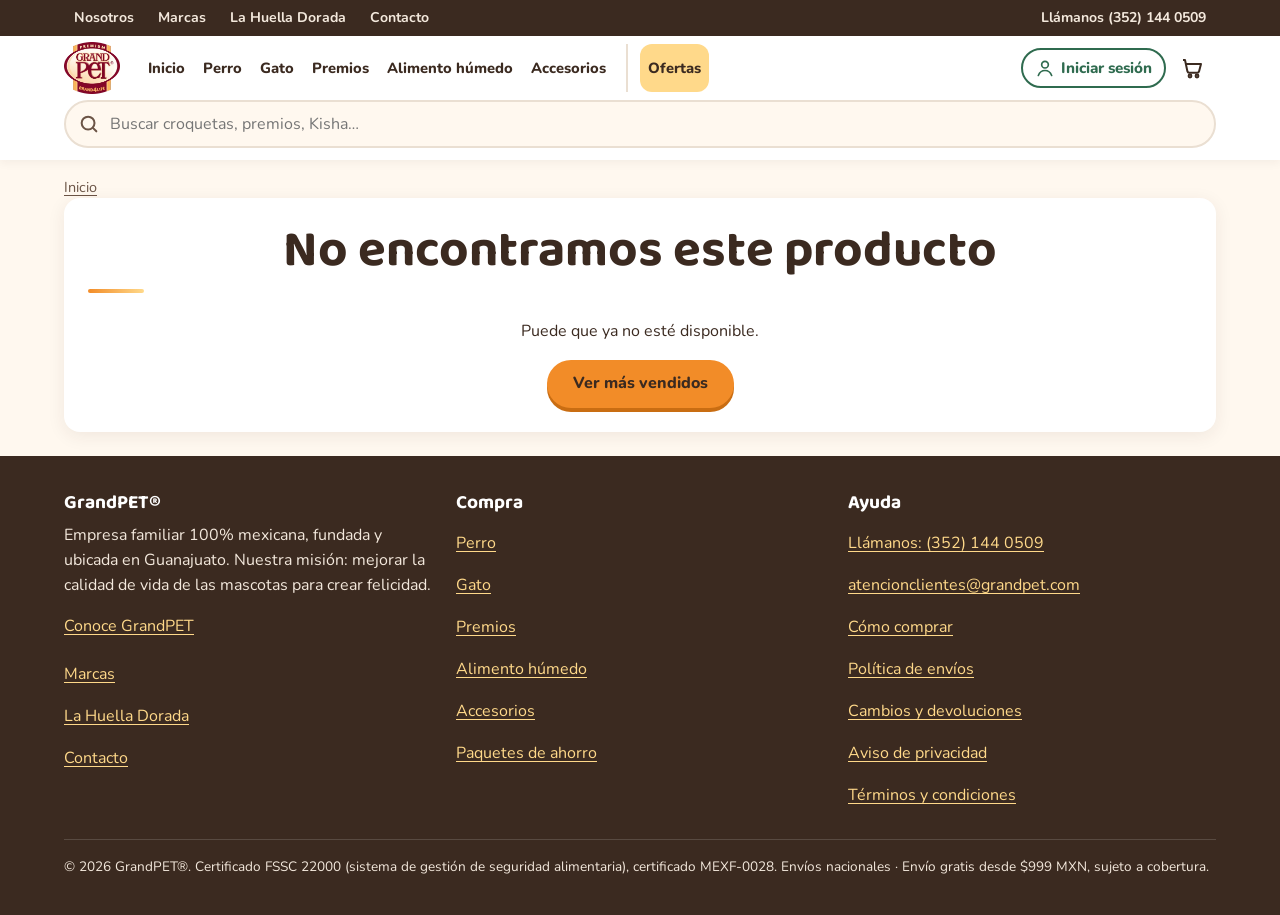
<file: producto.html>
<!doctype html>
<html lang="es-MX">
<head>
  <meta charset="utf-8">
  <meta name="viewport" content="width=device-width, initial-scale=1">
  <title>Producto | GrandPET®</title>
  <meta name="description" content="Alimento y premios GrandPET para perros y gatos.">
  <meta property="og:title" content="Producto | GrandPET®">
  <meta property="og:description" content="Alimento y premios GrandPET para perros y gatos.">
  <meta property="og:type" content="product">
  <meta name="theme-color" content="#FFF8EF">
  <link rel="preconnect" href="https://fonts.googleapis.com">
  <link rel="preconnect" href="https://fonts.gstatic.com" crossorigin>
  <link rel="preconnect" href="https://cdn.shopify.com" crossorigin>
  <link rel="stylesheet" href="https://fonts.googleapis.com/css2?family=Baloo+2:wght@600;700;800&family=Nunito:wght@400;600;700;800;900&display=swap">
  <link rel="stylesheet" href="assets/css/styles.css">
</head>
<body>
  <a class="skip" href="#main">Saltar al contenido</a>
  <div id="site-header"></div>
  <main id="main" class="wrap">
    <nav class="breadcrumbs" aria-label="Migas de pan" id="crumbs"><a href="index.html">Inicio</a></nav>
    <div id="pdp"></div>
  </main>
  <div id="site-footer"></div>
  <script src="data/products.js" defer></script>
  <script src="assets/js/config.js" defer></script>
  <script src="assets/js/app.js" defer></script>
  <script src="assets/js/producto.js" defer></script>
</body>
</html>
</file>
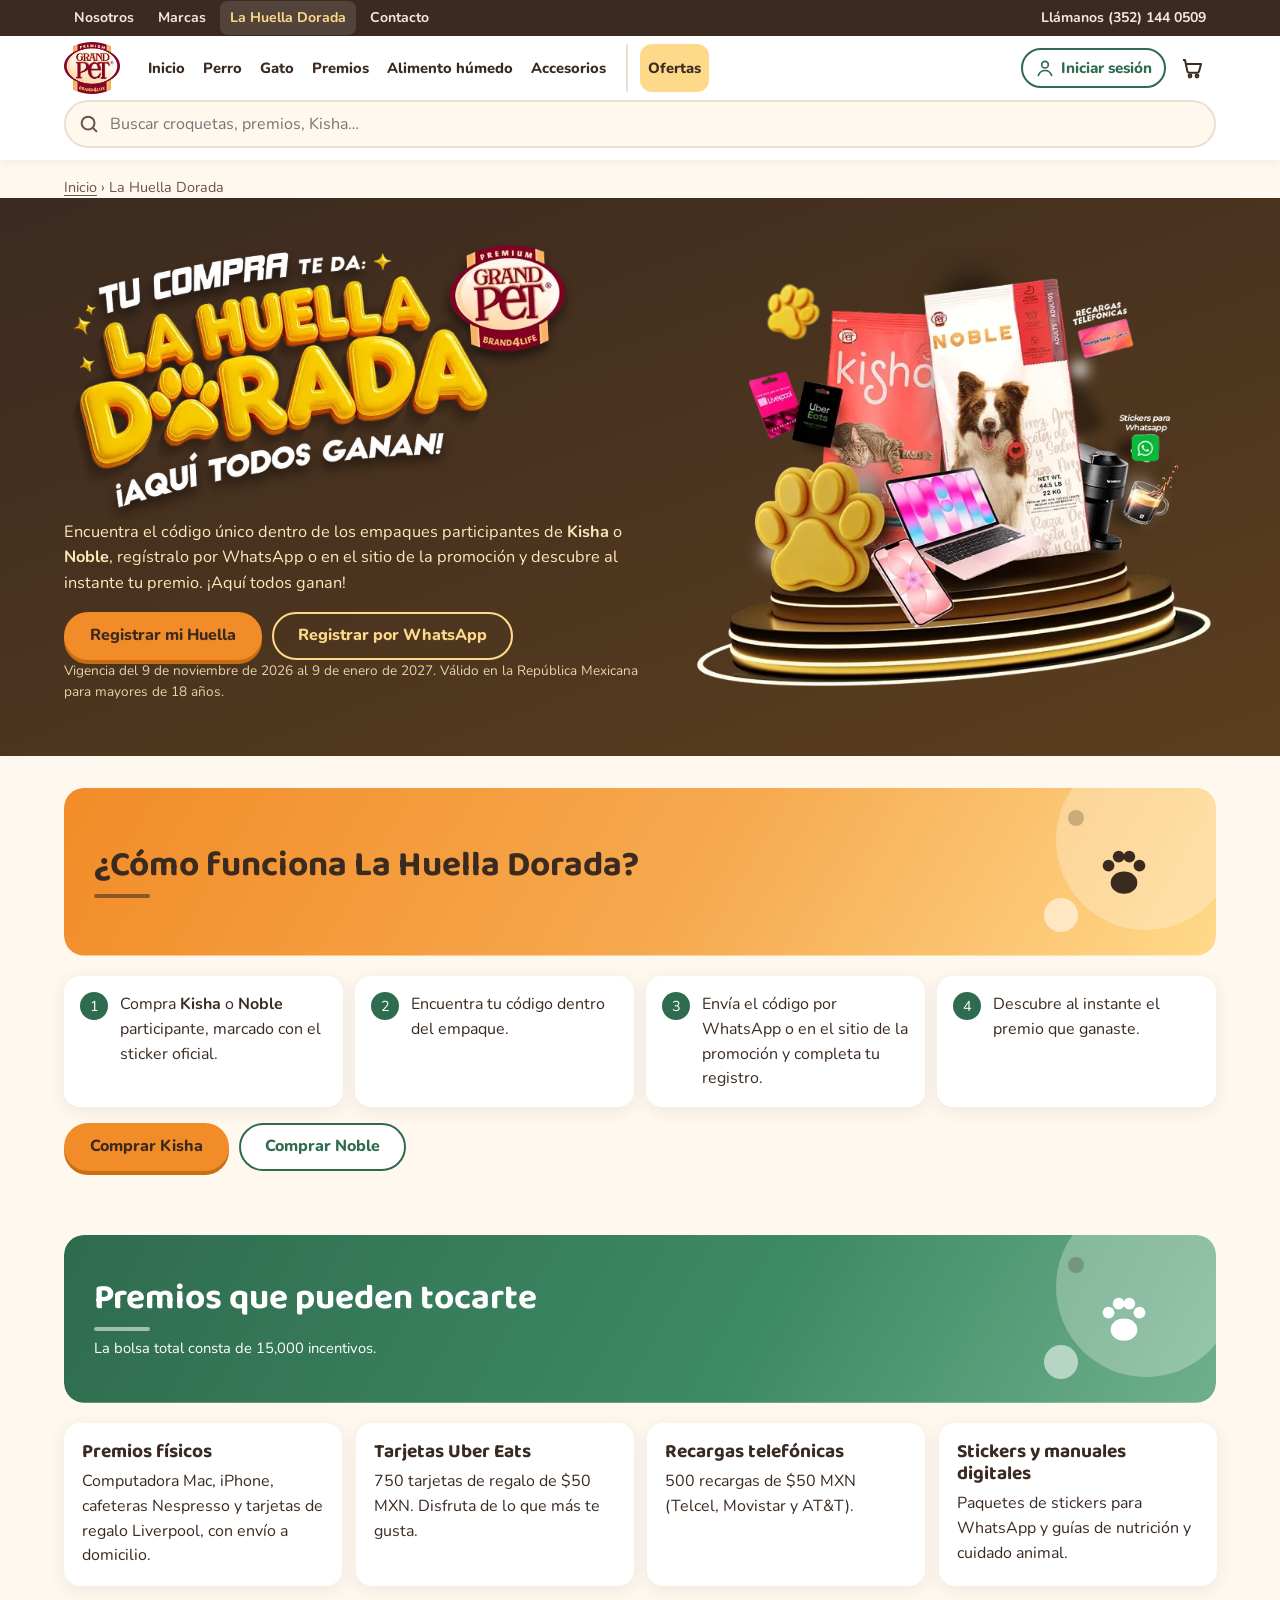
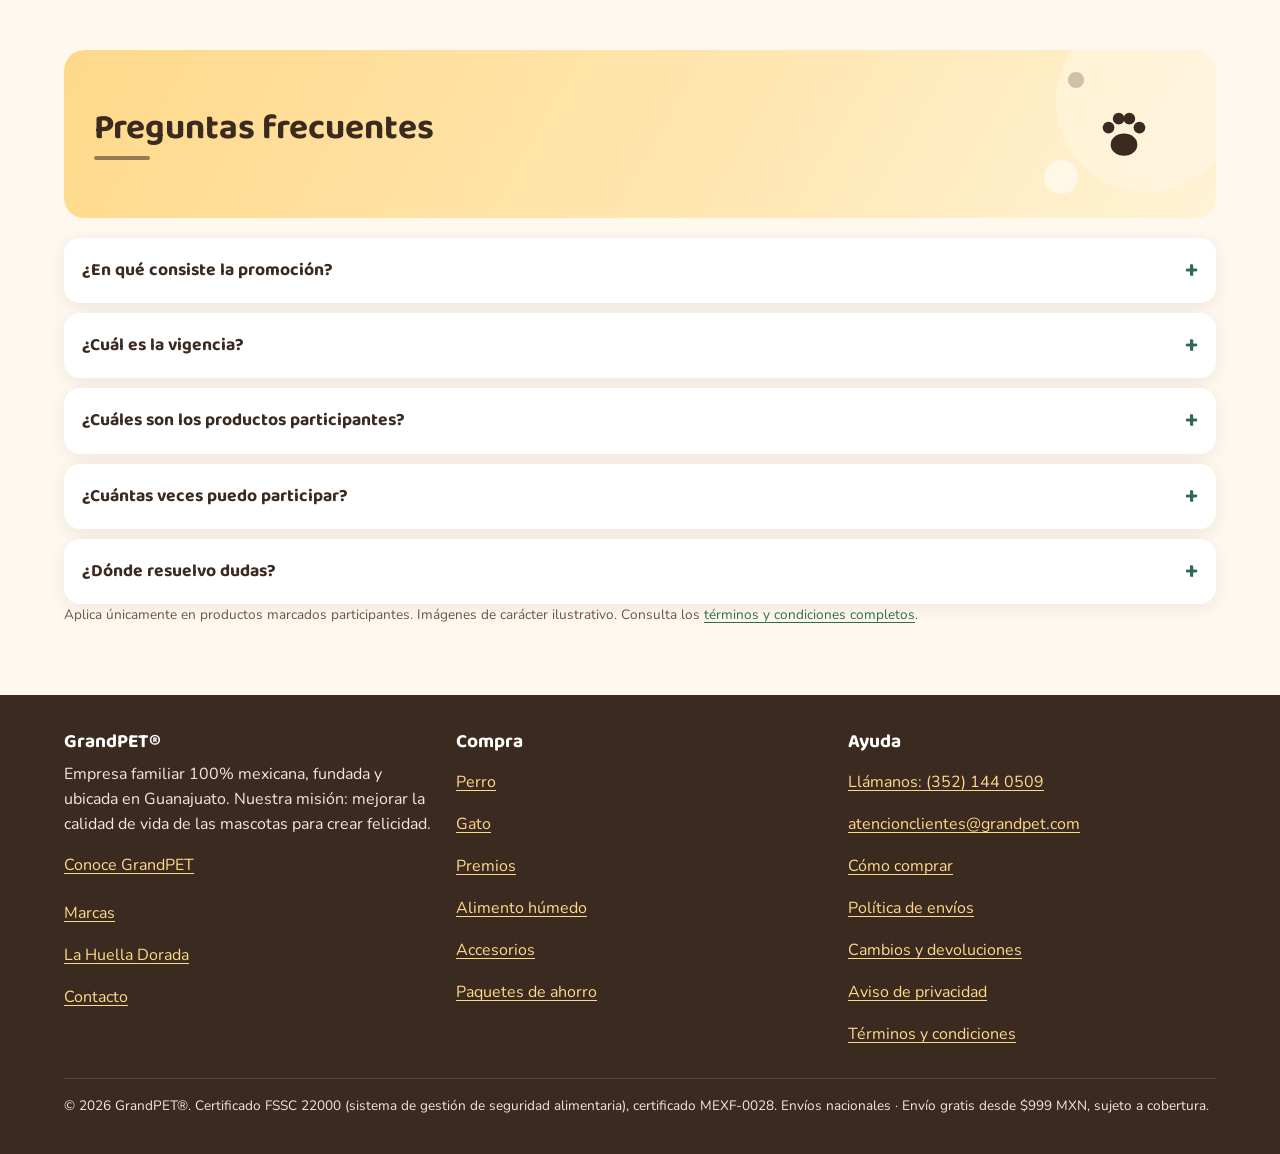
<file: promociones.html>
<!doctype html>
<html lang="es-MX">
<head>
  <meta charset="utf-8">
  <meta name="viewport" content="width=device-width, initial-scale=1">
  <title>La Huella Dorada | GrandPET®</title>
  <meta name="description" content="La Huella Dorada de GrandPET: encuentra el código único en empaques participantes de Kisha o Noble, regístralo y descubre al instante tu premio. ¡Aquí todos ganan!">
  <meta property="og:title" content="La Huella Dorada | GrandPET®">
  <meta property="og:description" content="Encuentra tu código en Kisha o Noble y descubre al instante tu premio.">
  <meta name="theme-color" content="#FFF8EF">
  <link rel="preconnect" href="https://fonts.googleapis.com">
  <link rel="preconnect" href="https://fonts.gstatic.com" crossorigin>
  <link rel="stylesheet" href="https://fonts.googleapis.com/css2?family=Baloo+2:wght@600;700;800&family=Nunito:wght@400;600;700;800;900&display=swap">
  <link rel="stylesheet" href="assets/css/styles.css">
</head>
<body>
  <a class="skip" href="#main">Saltar al contenido</a>
  <div id="site-header"></div>
  <main id="main">
    <div class="wrap"><nav class="breadcrumbs" aria-label="Migas de pan"><a href="index.html">Inicio</a> › <span aria-current="page">La Huella Dorada</span></nav></div>

    <!-- Fuera de vigencia, paginas.js oculta la promoción y muestra este aviso -->
    <section class="section wrap" id="promo-off" hidden>
      <div class="empty"><h1>La Huella Dorada terminó</h1><p>Gracias por participar. Muy pronto tendremos nuevas promociones.</p><a class="btn btn-primary" href="index.html">Ir a la tienda</a></div>
    </section>

    <div id="promo-on">
      <section class="huella-hero">
        <div class="wrap huella-grid">
          <div>
            <img class="huella-titulo" src="assets/img/huella-titulo.webp" alt="Tu compra te da: La Huella Dorada. ¡Aquí todos ganan!" width="694" height="376" fetchpriority="high">
            <h1 class="sr-only">La Huella Dorada de GrandPET</h1>
            <p class="hero-sub">Encuentra el código único dentro de los empaques participantes de <strong>Kisha</strong> o <strong>Noble</strong>, regístralo por WhatsApp o en el sitio de la promoción y descubre al instante tu premio. ¡Aquí todos ganan!</p>
            <div class="hero-ctas">
              <a class="btn btn-primary" href="https://grandpet.com/promos/#registrar-codigo" rel="noopener">Registrar mi Huella</a>
              <a class="btn btn-secondary" href="https://wa.me/5215521499211?text=Quiero%20participar%20en%20la%20promoci%C3%B3n%20La%20Huella%20Dorada" rel="noopener">Registrar por WhatsApp</a>
            </div>
            <p class="small-print">Vigencia del 9 de noviembre de 2026 al 9 de enero de 2027. Válido en la República Mexicana para mayores de 18 años.</p>
          </div>
          <img class="huella-arte" src="assets/img/huella-arte.webp" alt="Premios de La Huella Dorada: laptop, smartphone, cafetera y productos Kisha y Noble" width="666" height="592">
        </div>
      </section>

      <section class="section" aria-labelledby="como-t">
        <div class="wrap">
          <h2 id="como-t">¿Cómo funciona La Huella Dorada?</h2>
          <ol class="steps">
            <li><span class="step-n">1</span><p>Compra <strong>Kisha</strong> o <strong>Noble</strong> participante, marcado con el sticker oficial.</p></li>
            <li><span class="step-n">2</span><p>Encuentra tu código dentro del empaque.</p></li>
            <li><span class="step-n">3</span><p>Envía el código por WhatsApp o en el sitio de la promoción y completa tu registro.</p></li>
            <li><span class="step-n">4</span><p>Descubre al instante el premio que ganaste.</p></li>
          </ol>
          <div class="hero-ctas" style="margin-top:16px">
            <a class="btn btn-primary" href="coleccion.html?c=todo&amp;brand=Kisha">Comprar Kisha</a>
            <a class="btn btn-secondary" href="coleccion.html?c=todo&amp;brand=Noble">Comprar Noble</a>
          </div>
        </div>
      </section>

      <section class="section" aria-labelledby="premios-t">
        <div class="wrap">
          <h2 id="premios-t">Premios que pueden tocarte</h2>
          <p class="section-sub">La bolsa total consta de 15,000 incentivos.</p>
          <ul class="cards-4">
            <li class="info-card"><h3>Premios físicos</h3><p>Computadora Mac, iPhone, cafeteras Nespresso y tarjetas de regalo Liverpool, con envío a domicilio.</p></li>
            <li class="info-card"><h3>Tarjetas Uber Eats</h3><p>750 tarjetas de regalo de $50 MXN. Disfruta de lo que más te gusta.</p></li>
            <li class="info-card"><h3>Recargas telefónicas</h3><p>500 recargas de $50 MXN (Telcel, Movistar y AT&amp;T).</p></li>
            <li class="info-card"><h3>Stickers y manuales digitales</h3><p>Paquetes de stickers para WhatsApp y guías de nutrición y cuidado animal.</p></li>
          </ul>
        </div>
      </section>

      <section class="section" aria-labelledby="faq-t">
        <div class="wrap">
          <h2 id="faq-t">Preguntas frecuentes</h2>
          <div class="accordion">
            <details><summary>¿En qué consiste la promoción?</summary><div class="acc-body"><p>Es una dinámica Instant Win (“todos los empaques ganan”): al adquirir productos participantes y registrar el código único, obtienes un premio o beneficio asignado de forma automática e inmediata.</p></div></details>
            <details><summary>¿Cuál es la vigencia?</summary><div class="acc-body"><p>Inicia el 9 de noviembre de 2026 y concluye el 9 de enero de 2027, ambas fechas inclusive.</p></div></details>
            <details><summary>¿Cuáles son los productos participantes?</summary><div class="acc-body"><p>Exclusivamente los alimentos de las líneas Kisha y Noble, en todas las presentaciones que incluyan la tarjeta o sticker distintivo de “La Huella Dorada”. Los lotes anteriores o empaques sin dicho distintivo no son válidos.</p></div></details>
            <details><summary>¿Cuántas veces puedo participar?</summary><div class="acc-body"><p>Tantas veces como desees durante el periodo de vigencia.</p></div></details>
            <details><summary>¿Dónde resuelvo dudas?</summary><div class="acc-body"><p>Mesa de ayuda de lunes a viernes de 8:00 a 20:00 horas (tiempo del centro de México), por WhatsApp o teléfono al <a href="tel:+5215521499211">+52 1 55 2149 9211</a>.</p></div></details>
          </div>
          <p class="small-print">Aplica únicamente en productos marcados participantes. Imágenes de carácter ilustrativo. Consulta los <a href="https://grandpet.com/promos/assets/pdfs/Tycos_LaHuellaDorada.pdf" rel="noopener">términos y condiciones completos</a>.</p>
        </div>
      </section>
    </div>
  </main>
  <div id="site-footer"></div>
  <script src="data/products.js" defer></script>
  <script src="assets/js/config.js" defer></script>
  <script src="assets/js/app.js" defer></script>
  <script src="assets/js/paginas.js" defer></script>
</body>
</html>
</file>
<file: assets/css/styles.css>
/* GrandPET — estilos del sitio. Mobile-first. */
:root {
  --crema: #FFF8EF;
  --naranja: #F28C28;
  --naranja-hover: #E07A14;
  --verde: #2F6B4F;
  --verde-claro: #E6F0EA;
  --cafe: #3B2A20;
  --cafe-suave: #6B5446;
  --amarillo: #FFD98A;
  --blanco: #FFFFFF;
  --borde: #EADFD2;
  --error: #A23B2A;
  --radio: 16px;
  --radio-lg: 20px;
  --sombra: 0 4px 18px rgba(59, 42, 32, .08);
  --sombra-hover: 0 8px 26px rgba(59, 42, 32, .14);
  --foco: 0 0 0 3px var(--blanco), 0 0 0 6px var(--verde);
  --titulos: "Baloo 2", "Fredoka", system-ui, sans-serif;
  --texto: "Nunito", "Inter", system-ui, sans-serif;
  --ancho: 1200px;
  --gutter: 16px;
}

*, *::before, *::after { box-sizing: border-box; }
[hidden] { display: none !important; } /* que ninguna regla de display gane a "hidden" */
html { -webkit-text-size-adjust: 100%; scroll-padding-top: 150px; } /* header + buscador en móvil */
@media (min-width: 1024px) { html { scroll-padding-top: 90px; } }
body {
  margin: 0; background: var(--crema); color: var(--cafe);
  font-family: var(--texto); font-size: 1rem; line-height: 1.55;
}
img { max-width: 100%; height: auto; display: block; }
a { color: var(--verde); text-underline-offset: 3px; }
a:hover { color: var(--cafe); }
h1, h2, h3, h4 { font-family: var(--titulos); line-height: 1.15; margin: 0 0 .5em; color: var(--cafe); }
h1 { font-size: clamp(1.9rem, 6vw, 3.2rem); }
h2 { font-size: clamp(1.4rem, 4vw, 2rem); }
p { margin: 0 0 1em; }
:focus-visible { outline: 3px solid var(--verde); outline-offset: 3px; }
.sr-only { position: absolute; width: 1px; height: 1px; padding: 0; margin: -1px; overflow: hidden; clip: rect(0 0 0 0); white-space: nowrap; border: 0; }
.skip { position: absolute; left: 8px; top: -60px; background: var(--cafe); color: var(--blanco); padding: 12px 16px; border-radius: 10px; z-index: 100; }
.skip:focus { top: 8px; color: var(--blanco); }
.wrap { max-width: var(--ancho); margin: 0 auto; padding: 0 var(--gutter); }
.section { padding: 32px 0; }

/* ---------- Botones: un principal, un secundario ---------- */
.btn {
  display: inline-flex; align-items: center; justify-content: center; gap: 8px;
  min-height: 48px; padding: 12px 24px; border-radius: 999px;
  font: 800 1rem/1.1 var(--texto); text-decoration: none; cursor: pointer;
  border: 2px solid transparent; transition: background .15s, transform .15s, box-shadow .15s, color .15s;
}
/* Texto café sobre naranja: 5.8:1 (AA). Blanco sobre este naranja no pasa AA. */
.btn-primary { background: var(--naranja); color: var(--cafe); box-shadow: 0 4px 0 #C96D12; }
.btn-primary:hover { background: var(--naranja-hover); color: var(--cafe); }
.btn-primary:active { transform: translateY(2px); box-shadow: 0 2px 0 #C96D12; }
.btn-secondary { background: var(--blanco); color: var(--verde); border-color: var(--verde); }
.btn-secondary:hover { background: var(--verde); color: var(--blanco); }
.btn-small { min-height: 44px; padding: 10px 16px; font-size: .95rem; }
.btn-block { width: 100%; }
.btn[disabled] { opacity: .55; cursor: not-allowed; box-shadow: none; }
.link-quiet { color: var(--cafe-suave); font-weight: 700; }

/* ---------- Promo ---------- */
.promo-bar { background: var(--verde); color: var(--blanco); text-align: center; font-size: .92rem; padding: 8px var(--gutter); }
.promo-bar a { color: var(--amarillo); font-weight: 800; }
.promo-bar code { background: var(--amarillo); color: var(--cafe); padding: 1px 8px; border-radius: 6px; font-weight: 800; font-family: var(--texto); }

/* ---------- Header ---------- */
.site-header { background: var(--blanco); position: sticky; top: 0; z-index: 40; box-shadow: 0 2px 10px rgba(59,42,32,.06); }
.site-header .wrap { position: relative; }
.header-row { display: flex; align-items: center; gap: 8px; min-height: 64px; }
.logo { font-family: var(--titulos); font-weight: 800; font-size: 1.6rem; color: var(--cafe); text-decoration: none; letter-spacing: -.5px; }
.logo span { color: var(--verde); }
.header-actions { margin-left: auto; display: flex; align-items: center; gap: 2px; }
.icon-btn {
  display: inline-flex; align-items: center; justify-content: center; gap: 6px;
  min-width: 48px; min-height: 48px; padding: 0 10px; border-radius: 999px;
  background: none; border: 0; color: var(--cafe); text-decoration: none; font: 700 .9rem var(--texto); cursor: pointer; position: relative;
}
.icon-btn:hover { background: var(--crema); color: var(--cafe); }
.icon-btn svg { width: 24px; height: 24px; flex: none; }
.account-label { display: none; }
.cart-count {
  position: absolute; top: 4px; right: 2px; min-width: 20px; height: 20px; padding: 0 5px;
  border-radius: 999px; background: var(--naranja); color: var(--cafe); font-size: .75rem; font-weight: 800;
  display: grid; place-items: center;
}
.cart-count[hidden] { display: none; }
.main-nav { display: none; }
.main-nav.open { display: block; position: absolute; left: 0; right: 0; top: 100%; background: var(--blanco); box-shadow: var(--sombra); padding: 8px var(--gutter) 16px; }
.main-nav ul { list-style: none; margin: 0; padding: 0; }
.main-nav a { display: flex; align-items: center; min-height: 48px; padding: 0 12px; color: var(--cafe); text-decoration: none; font-weight: 800; border-radius: 12px; }
.main-nav a:hover, .main-nav a[aria-current="page"] { background: var(--crema); }
.main-nav .nav-ofertas a { background: var(--amarillo); }
.search-row { padding: 0 0 12px; }
.header-search { display: none; }

/* ---------- Búsqueda predictiva ---------- */
.search { position: relative; }
.search input {
  width: 100%; min-height: 48px; padding: 10px 16px 10px 44px; border-radius: 999px;
  border: 2px solid var(--borde); background: var(--crema); font: 1rem var(--texto); color: var(--cafe);
}
.search input:focus-visible { border-color: var(--verde); outline-offset: 0; }
.search > svg { position: absolute; left: 14px; top: 13px; width: 22px; height: 22px; color: var(--cafe-suave); pointer-events: none; }
.search-results {
  position: absolute; left: 0; right: 0; top: calc(100% + 6px); background: var(--blanco); border-radius: var(--radio);
  box-shadow: var(--sombra-hover); padding: 8px; z-index: 50; max-height: 70vh; overflow: auto;
}
.search-results[hidden] { display: none; }
.search-results [role="option"] { display: flex; gap: 12px; align-items: center; padding: 8px; border-radius: 12px; text-decoration: none; color: var(--cafe); }
.search-results [role="option"]:hover, .search-results [aria-selected="true"] { background: var(--crema); }
.search-results img { width: 48px; height: 48px; object-fit: contain; flex: none; }
.search-results .muted { padding: 8px; margin: 0; color: var(--cafe-suave); font-size: .92rem; }
.chips { display: flex; flex-wrap: wrap; gap: 8px; padding: 4px 8px 8px; }
.chip { display: inline-flex; align-items: center; min-height: 40px; padding: 0 14px; border-radius: 999px; background: var(--verde-claro); color: var(--verde); font-weight: 800; text-decoration: none; }
.chip:hover { background: var(--verde); color: var(--blanco); }

/* ---------- Hero ---------- */
.hero { padding: 14px 0 4px; }
.hero-card {
  background: var(--blanco); border-radius: var(--radio-lg); box-shadow: var(--sombra);
  padding: 22px 18px; display: grid; gap: 16px; overflow: hidden;
}
.hero-kicker { display: inline-block; background: var(--amarillo); color: var(--cafe); font-weight: 800; font-size: .85rem; padding: 4px 12px; border-radius: 999px; margin-bottom: 8px; }
.hero h1 { margin-bottom: .25em; }
.hero-sub { font-size: 1.02rem; color: var(--cafe-suave); max-width: 56ch; margin-bottom: 16px; }
.hero-ctas { display: grid; gap: 10px; }
.hero-more { margin: 12px 0 0; font-size: .95rem; }
/* En celular la foto va arriba del título, panorámica y baja, para no empujar los botones de compra. */
.hero-art { display: block; }
.hero-art img { width: 100%; aspect-ratio: 1 / 1; object-fit: contain; }
.trust {
  list-style: none; display: flex; flex-wrap: wrap; justify-content: center; gap: 6px 20px;
  margin: 12px 0 0; padding: 10px 14px; border-radius: var(--radio); background: var(--verde-claro); color: var(--verde); font-weight: 800; font-size: .95rem;
}
.trust li { display: flex; align-items: center; gap: 8px; }
.trust svg { width: 22px; height: 22px; flex: none; }
.trust small { font-weight: 600; color: var(--cafe-suave); font-size: .85rem; }

/* ---------- Tarjeta de producto ---------- */
.card {
  position: relative; background: var(--blanco); border-radius: var(--radio); box-shadow: var(--sombra);
  display: flex; flex-direction: column; overflow: hidden; height: 100%; transition: box-shadow .2s;
}
.card:hover { box-shadow: var(--sombra-hover); }
.card-media { aspect-ratio: 4 / 5; background: #FBF4EA; padding: 12px; } /* fotos de empaque son 3:4 */
.card-media img { width: 100%; height: 100%; object-fit: contain; }
.card-body { padding: 12px 14px 14px; display: flex; flex-direction: column; gap: 8px; flex: 1; }
.tags { display: flex; flex-wrap: wrap; gap: 6px; }
.tag { font-size: .78rem; font-weight: 800; padding: 3px 10px; border-radius: 999px; background: var(--amarillo); color: var(--cafe); }
.tag-perro { background: #FFE2C2; }
.tag-gato { background: var(--verde-claro); color: var(--verde); }
.card-title { font-family: var(--texto); font-size: 1rem; font-weight: 800; margin: 0; line-height: 1.3; }
.card-title a { color: var(--cafe); text-decoration: none; }
.card-title a::after { content: ""; position: absolute; inset: 0; } /* toda la tarjeta es clicable */
.card .btn { position: relative; z-index: 1; margin-top: auto; }
.price { display: flex; flex-wrap: wrap; align-items: baseline; gap: 4px 10px; }
.price-now { font-size: 1.25rem; font-weight: 900; color: var(--cafe); }
.price-now small { font-size: .8rem; font-weight: 800; color: var(--verde); margin-right: 4px; }
.price-was { font-size: .9rem; color: var(--cafe-suave); text-decoration: line-through; }
.price-off { font-size: .78rem; font-weight: 800; color: var(--verde); }
.stars { color: #8A5A00; font-size: .9rem; }
.soldout { font-size: .85rem; font-weight: 800; color: var(--error); }

/* ---------- Carrusel (scroll-snap) ---------- */
.carousel-head { display: flex; align-items: flex-end; justify-content: space-between; gap: 12px; margin-bottom: 10px; }
.carousel-head h2 { margin: 0; }
.carousel-head a { font-weight: 800; white-space: nowrap; }
.carousel-controls { display: flex; gap: 8px; flex: none; }
.carousel-arrows { display: none; gap: 8px; }
.arrow.play { font-size: .85rem; letter-spacing: -1px; }

/* ---------- Selector guiado ---------- */
.guide { background: var(--blanco); border-radius: var(--radio-lg); box-shadow: var(--sombra); padding: 20px 18px; display: grid; gap: 12px; border-top: 6px solid var(--amarillo); }
.guide h2 { margin: 0; }
.guide-sub, .section-sub { color: var(--cafe-suave); margin: 0; max-width: 70ch; }
.section-sub { margin-bottom: 16px; }
.guide-steps { display: grid; gap: 12px; }
.guide fieldset { border: 0; padding: 0; margin: 0; min-width: 0; }
.guide legend { font-weight: 800; padding: 0; margin-bottom: 8px; display: flex; align-items: center; gap: 8px; }
.step-n { width: 28px; height: 28px; border-radius: 50%; background: var(--verde); color: var(--blanco); display: grid; place-items: center; font-size: .9rem; flex: none; }
.guide-opts { display: flex; flex-wrap: wrap; gap: 8px; }
.guide-chip { position: relative; }
.guide-chip input { position: absolute; opacity: 0; width: 1px; height: 1px; }
.guide-chip span { display: inline-flex; align-items: center; gap: 4px; min-height: 44px; padding: 0 16px; border-radius: 999px; border: 2px solid var(--borde); background: var(--crema); font-weight: 800; cursor: pointer; }
.guide-chip small { font-weight: 600; color: var(--cafe-suave); }
.guide-chip input:checked + span { border-color: var(--verde); background: var(--verde); color: var(--blanco); }
.guide-chip input:checked + span small { color: var(--verde-claro); }
.guide-chip input:focus-visible + span { outline: 3px solid var(--verde); outline-offset: 3px; }
.guide .btn { justify-self: stretch; }

/* ---------- Marcas y quiénes somos ---------- */
.brands { list-style: none; padding: 0; margin: 0; display: grid; gap: 12px; }
.brand-card { background: var(--blanco); border-radius: var(--radio); box-shadow: var(--sombra); padding: 14px; display: grid; grid-template-columns: 84px 1fr; gap: 14px; align-items: start; }
.brand-media { aspect-ratio: 3 / 4; background: #FBF4EA; border-radius: 12px; padding: 6px; }
.brand-media img { width: 100%; height: 100%; object-fit: contain; }
.brand-card h3 { margin: 0 0 4px; font-size: 1.2rem; }
.brand-card p { font-size: .93rem; color: var(--cafe-suave); margin-bottom: 8px; }
.about { background: var(--blanco); border-radius: var(--radio-lg); box-shadow: var(--sombra); padding: 22px 18px; display: grid; gap: 20px; }
.about-points { list-style: none; padding: 0; margin: 0; display: grid; gap: 12px; }
.about-points li { background: var(--crema); border-radius: var(--radio); padding: 14px; display: grid; gap: 2px; }
.about-points strong { font-family: var(--titulos); font-size: 1.1rem; color: var(--verde); }
.about-points span { font-size: .95rem; }
.cert { font-weight: 800; color: var(--verde); font-size: .9rem; }
.brand-note { background: var(--verde-claro); border-radius: var(--radio); padding: 16px 18px; }
.brand-note h2 { font-size: 1.25rem; margin: 0 0 6px; }
.brand-note p { margin-bottom: 8px; }
.arrow {
  width: 48px; height: 48px; border-radius: 50%; border: 2px solid var(--borde); background: var(--blanco); color: var(--cafe);
  display: grid; place-items: center; cursor: pointer; font-size: 1rem;
}
.arrow:hover:not([disabled]) { border-color: var(--verde); color: var(--verde); }
.arrow[disabled] { opacity: .4; cursor: default; }
.track {
  --per: 1.3; --gap: 14px;
  list-style: none; display: flex; gap: var(--gap); overflow-x: auto; scroll-snap-type: x mandatory; scroll-behavior: smooth;
  margin: 0 calc(var(--gutter) * -1); padding: 6px var(--gutter) 18px; scroll-padding-inline: var(--gutter);
  scrollbar-width: none; overscroll-behavior-x: contain;
}
.track::-webkit-scrollbar { display: none; }
.track > li { flex: 0 0 calc((100% - var(--gap) * (var(--per) - 1)) / var(--per)); scroll-snap-align: start; }
.track.dragging { scroll-snap-type: none; scroll-behavior: auto; cursor: grabbing; user-select: none; }
.track.dragging a, .track.dragging button { pointer-events: none; }
.track.gliding { scroll-snap-type: none; scroll-behavior: auto; }

/* ---------- Colección ---------- */
.breadcrumbs { font-size: .9rem; color: var(--cafe-suave); padding: 16px 0 0; }
.breadcrumbs a { color: var(--cafe-suave); }
.coll-head { padding: 8px 0 0; }
.coll-head p { color: var(--cafe-suave); max-width: 70ch; }
.coll-tools { display: flex; gap: 10px; align-items: center; justify-content: space-between; margin: 8px 0 16px; flex-wrap: wrap; }
.coll-tools select { min-height: 48px; border-radius: 12px; border: 2px solid var(--borde); background: var(--blanco); padding: 0 12px; font: 700 .95rem var(--texto); color: var(--cafe); }
.result-count { color: var(--cafe-suave); font-weight: 700; margin: 0; }
.coll-layout { display: grid; gap: 24px; padding-bottom: 40px; }
.grid { list-style: none; padding: 0; margin: 0; display: grid; grid-template-columns: repeat(2, minmax(0, 1fr)); gap: 12px; }
.filters {
  position: fixed; inset: 0; z-index: 60; background: var(--blanco); overflow: auto; padding: 16px var(--gutter) 100px;
  transform: translateX(-100%); transition: transform .25s; visibility: hidden;
}
.filters.open { transform: none; visibility: visible; }
.filters-head { display: flex; align-items: center; justify-content: space-between; }
.filters-head h2 { margin: 0; }
.filters fieldset { border: 0; border-top: 1px solid var(--borde); margin: 0; padding: 14px 0; min-width: 0; }
.filters legend { font-weight: 800; font-family: var(--titulos); font-size: 1.1rem; padding: 0; margin-bottom: 6px; float: left; width: 100%; }
.filters label { display: flex; align-items: center; gap: 10px; min-height: 44px; cursor: pointer; clear: both; }
.filters input[type="checkbox"] { width: 22px; height: 22px; accent-color: var(--verde); flex: none; }
.filters .count { color: var(--cafe-suave); font-size: .85rem; }
.price-range { display: flex; gap: 10px; clear: both; }
.price-range label { flex-direction: column; align-items: stretch; gap: 2px; font-size: .85rem; font-weight: 700; flex: 1; }
.price-range input { width: 100%; min-height: 48px; border-radius: 12px; border: 2px solid var(--borde); padding: 0 10px; font: 1rem var(--texto); color: var(--cafe); }
.filters-apply {
  position: fixed; left: 0; right: 0; bottom: 0; padding: 12px var(--gutter); background: var(--blanco);
  box-shadow: 0 -4px 16px rgba(59,42,32,.12); display: flex; gap: 10px; z-index: 61;
}
.filters-apply .btn-primary { flex: 1; }
.empty { background: var(--blanco); border-radius: var(--radio); padding: 24px; text-align: center; box-shadow: var(--sombra); }

/* ---------- Producto ---------- */
.pdp { display: grid; gap: 18px; padding: 8px 0 40px; }
.pdp-head h1 { font-size: clamp(1.5rem, 5vw, 2.4rem); margin-bottom: 8px; }
.pdp-gallery { min-width: 0; }
.gallery-main { background: var(--blanco); border-radius: var(--radio-lg); box-shadow: var(--sombra); aspect-ratio: 4 / 3; padding: 12px; margin: 0; }
@media (min-width: 1024px) { .gallery-main { aspect-ratio: 1 / 1; padding: 16px; } }
.gallery-main img { width: 100%; height: 100%; object-fit: contain; }
.thumbs { display: flex; gap: 10px; overflow-x: auto; padding: 10px 2px; list-style: none; margin: 0; }
.thumbs button {
  flex: none; width: 80px; background: var(--blanco); border: 2px solid var(--borde); border-radius: 12px; padding: 4px; cursor: pointer;
  display: flex; flex-direction: column; align-items: center; gap: 2px; font: 700 .72rem var(--texto); color: var(--cafe-suave);
}
.thumbs button[aria-current="true"] { border-color: var(--verde); color: var(--verde); }
.thumbs img { width: 64px; height: 64px; object-fit: contain; }
.pdp-info { display: grid; gap: 16px; min-width: 0; }
.variant-picker { border: 0; padding: 0; margin: 0; min-width: 0; }
.variant-picker legend { font-weight: 800; margin-bottom: 8px; padding: 0; }
.variant-options { display: flex; flex-wrap: wrap; gap: 8px; }
.variant-options label { position: relative; }
.variant-options input { position: absolute; opacity: 0; width: 1px; height: 1px; }
.variant-options span {
  display: inline-flex; align-items: center; min-height: 48px; padding: 0 18px; border-radius: 12px; border: 2px solid var(--borde);
  background: var(--blanco); font-weight: 800; cursor: pointer;
}
.variant-options input:checked + span { border-color: var(--verde); background: var(--verde-claro); color: var(--verde); }
.variant-options input:focus-visible + span { outline: 3px solid var(--verde); outline-offset: 3px; }
.variant-options .agotado span { text-decoration: line-through; opacity: .6; }
.benefits { list-style: none; padding: 0; margin: 0; display: grid; gap: 8px; }
.benefits li { display: flex; gap: 10px; align-items: flex-start; font-weight: 700; }
.benefits li::before { content: "✓"; flex: none; width: 24px; height: 24px; border-radius: 50%; background: var(--verde-claro); color: var(--verde); display: grid; place-items: center; font-weight: 900; }
.buy-box { background: var(--blanco); border-radius: var(--radio-lg); box-shadow: var(--sombra); padding: 18px; display: grid; gap: 14px; }
.buy-box .price-now { font-size: 2.1rem; line-height: 1; }
.buy-row { display: flex; gap: 10px; align-items: center; }
.qty { display: inline-flex; align-items: center; border: 2px solid var(--borde); border-radius: 999px; background: var(--blanco); flex: none; }
.qty button { width: 44px; height: 44px; border: 0; background: none; font-size: 1.3rem; font-weight: 900; color: var(--cafe); cursor: pointer; border-radius: 50%; }
.qty input { width: 40px; text-align: center; border: 0; font: 800 1rem var(--texto); color: var(--cafe); background: none; -moz-appearance: textfield; appearance: textfield; }
.qty input::-webkit-outer-spin-button, .qty input::-webkit-inner-spin-button { -webkit-appearance: none; }
.buy-row .btn { flex: 1; }
.stock { font-weight: 800; font-size: .95rem; margin: 0; }
.stock.ok { color: var(--verde); }
.stock.no { color: var(--error); }
.ship-signals { list-style: none; padding: 0; margin: 0; display: grid; gap: 6px; font-size: .92rem; color: var(--cafe-suave); }
.ship-signals li { display: flex; gap: 8px; align-items: center; }
.ship-signals svg { width: 20px; height: 20px; color: var(--verde); flex: none; }
.pdp-extra { display: grid; gap: 10px; min-width: 0; }
.pdp-extra h2 { margin-top: 12px; }
.accordion { display: grid; gap: 10px; }
.accordion details { background: var(--blanco); border-radius: var(--radio); box-shadow: var(--sombra); }
.accordion summary {
  list-style: none; cursor: pointer; min-height: 56px; padding: 14px 18px; display: flex; align-items: center; justify-content: space-between; gap: 12px;
  font-family: var(--titulos); font-weight: 700; font-size: 1.1rem; border-radius: var(--radio);
}
.accordion summary::-webkit-details-marker { display: none; }
.accordion summary::after { content: "+"; font-size: 1.5rem; color: var(--verde); }
.accordion details[open] summary::after { content: "–"; }
.accordion .acc-body { padding: 0 18px 18px; overflow-x: auto; }
.acc-body table { border-collapse: collapse; width: 100%; font-size: .92rem; }
.acc-body td, .acc-body th { border: 1px solid var(--borde); padding: 6px 10px; text-align: center; }
.acc-body p:last-child { margin-bottom: 0; }

/* ---------- Carrito / toast ---------- */
.ship-progress { background: var(--verde-claro); border-radius: var(--radio); padding: 12px 14px; font-weight: 800; color: var(--verde); }
.ship-progress p { margin: 0; }
.ship-progress .bar { height: 10px; background: var(--blanco); border-radius: 999px; margin-top: 8px; overflow: hidden; }
.ship-progress .bar span { display: block; height: 100%; background: var(--verde); border-radius: 999px; transition: width .3s; }
/* Arriba a la derecha, bajo el header: no tapa precio ni botón de compra. */
.toast {
  position: fixed; top: 72px; right: 12px; left: 12px; z-index: 70; max-width: 380px; margin-left: auto;
  background: var(--blanco); border-radius: var(--radio); box-shadow: var(--sombra-hover); padding: 14px; display: grid; gap: 10px;
  border-left: 6px solid var(--verde); animation: toast-in .25s ease-out;
}
.toast[hidden] { display: none; }
.toast-row { display: flex; gap: 10px; align-items: center; }
.toast-row img { width: 48px; height: 48px; object-fit: contain; flex: none; }
.toast-row p { margin: 0; font-weight: 800; }
.toast-close { margin-left: auto; }
.toast { gap: 8px; padding: 10px 12px; }
.toast .toast-row p { font-size: .9rem; display: -webkit-box; -webkit-line-clamp: 2; -webkit-box-orient: vertical; overflow: hidden; }
.toast .ship-progress { padding: 8px 10px; font-size: .88rem; }
.toast .ship-progress small { display: none; }
.toast .ship-progress .bar { height: 6px; margin-top: 4px; }
@keyframes toast-in { from { opacity: 0; transform: translateY(-8px); } }
.cart-layout { display: grid; gap: 20px; padding: 8px 0 40px; }
.cart-items { list-style: none; padding: 0; margin: 0; display: grid; gap: 12px; }
.cart-item { background: var(--blanco); border-radius: var(--radio); box-shadow: var(--sombra); padding: 12px; display: grid; grid-template-columns: 72px 1fr; gap: 12px; }
.cart-item img { width: 72px; height: 72px; object-fit: contain; }
.cart-item h2 { font: 800 1rem/1.3 var(--texto); margin: 0 0 2px; }
.cart-item h2 a { color: var(--cafe); text-decoration: none; }
.cart-item-actions { display: flex; align-items: center; justify-content: space-between; gap: 10px; margin-top: 6px; flex-wrap: wrap; }
.remove { background: none; border: 0; color: var(--cafe-suave); text-decoration: underline; cursor: pointer; font: 700 .9rem var(--texto); min-height: 44px; }
.summary { background: var(--blanco); border-radius: var(--radio-lg); box-shadow: var(--sombra); padding: 18px; display: grid; gap: 14px; align-self: start; }
.summary-row { display: flex; justify-content: space-between; font-weight: 800; font-size: 1.15rem; }
.summary small { color: var(--cafe-suave); }
.order-form { display: grid; gap: 6px; }
.order-form h2 { font-size: 1.2rem; margin: 6px 0 4px; }
.order-form label { font-weight: 700; font-size: .92rem; }
.order-form input:not([type="checkbox"]), .order-form textarea {
  width: 100%; min-height: 48px; border: 2px solid var(--borde); border-radius: 12px; padding: 10px 12px;
  font: 1rem var(--texto); color: var(--cafe); background: var(--blanco); margin-bottom: 6px;
}
.order-form input:focus-visible, .order-form textarea:focus-visible { border-color: var(--verde); outline-offset: 0; }
.order-form .check { display: flex; gap: 10px; align-items: flex-start; font-weight: 600; margin: 4px 0 8px; }
.order-form .check input { width: 22px; height: 22px; accent-color: var(--verde); flex: none; }
.form-error { color: var(--error); font-weight: 700; font-size: .92rem; margin: 0; }
.policy { background: var(--blanco); border-radius: var(--radio); box-shadow: var(--sombra); padding: 20px; margin-bottom: 16px; }
.policy h2 { margin-top: 0; }

/* ---------- Footer ---------- */
.site-footer { background: var(--cafe); color: #F3E8DC; padding: 36px 0 90px; margin-top: 24px; }
.site-footer a { color: var(--amarillo); }
.site-footer h2 { color: var(--blanco); font-size: 1.2rem; }
.footer-grid { display: grid; gap: 24px; }
.footer-grid ul { list-style: none; padding: 0; margin: 0; display: grid; gap: 2px; }
.footer-grid li a { display: inline-flex; min-height: 40px; align-items: center; }
.footer-legal { border-top: 1px solid rgba(255,255,255,.15); margin-top: 24px; padding-top: 16px; font-size: .85rem; }
.wa-float {
  position: fixed; right: 16px; bottom: 16px; z-index: 30; width: 56px; height: 56px; border-radius: 50%;
  background: var(--verde); color: var(--blanco); display: grid; place-items: center; box-shadow: var(--sombra-hover);
}
.wa-float:hover { color: var(--blanco); background: #255A41; }
.wa-float svg { width: 28px; height: 28px; }

/* ---------- Tablet ---------- */
@media (min-width: 700px) {
  .track { --per: 2.3; }
  .grid { grid-template-columns: repeat(3, minmax(0, 1fr)); gap: 16px; }
  .hero-ctas { grid-template-columns: auto auto; justify-content: start; }
  .footer-grid { grid-template-columns: repeat(3, 1fr); }
  .account-label { display: inline; max-width: 140px; overflow: hidden; text-overflow: ellipsis; white-space: nowrap; }
  .cart-layout { grid-template-columns: 1fr 340px; }
  .brands { grid-template-columns: repeat(2, 1fr); gap: 16px; }
  .about-points { grid-template-columns: repeat(2, 1fr); }
  .guide { padding: 24px; }
  .guide .btn { justify-self: start; }
}

/* ---------- Escritorio ---------- */
@media (min-width: 1024px) {
  :root { --gutter: 24px; }
  .menu-toggle { display: none; }
  .main-nav, .main-nav.open { display: block; position: static; box-shadow: none; padding: 0; background: none; }
  .main-nav ul { display: flex; gap: 2px; }
  .main-nav .nav-ofertas { margin-left: 10px; padding-left: 12px; border-left: 2px solid var(--borde); }
  .header-row { gap: 20px; }
  .search-row { display: none; }
  .header-search { display: block; flex: 1; max-width: 320px; margin-left: auto; }
  .header-actions { margin-left: 0; }
  .track { --per: 4; }
  .carousel-arrows { display: flex; }
  .hero-card { grid-template-columns: 1.3fr 1fr; align-items: center; padding: 44px 48px; }
  .hero-art { display: block; }
  .coll-layout { grid-template-columns: 260px 1fr; align-items: start; }
  .filters { position: sticky; top: 90px; transform: none; visibility: visible; padding: 0; overflow: auto; max-height: calc(100vh - 110px); background: none; z-index: auto; transition: none; }
  .filters-close, .filters-apply, .open-filters { display: none !important; }
  .pdp { grid-template-columns: 1.1fr 1fr; align-items: start; column-gap: 40px; }
  .pdp-head { grid-column: 1 / -1; }
  .pdp-gallery { position: sticky; top: 90px; }
  .pdp-extra { grid-column: 1 / -1; }
  .site-footer { padding-bottom: 24px; }
  .guide-steps { grid-template-columns: repeat(3, 1fr); gap: 20px; }
  .brands { grid-template-columns: repeat(3, 1fr); }
  .about { grid-template-columns: 1fr 1.1fr; padding: 40px; align-items: center; }
}

/* ======================= Páginas de la empresa (contenido de grandpet.com) ======================= */
/* Barra superior y logo */
.topbar { display: none; background: var(--cafe); color: #F3E8DC; font-size: .88rem; }
.topbar .wrap { display: flex; align-items: center; justify-content: space-between; min-height: 36px; }
.topbar ul { list-style: none; display: flex; gap: 4px; margin: 0; padding: 0; }
.topbar a { color: #F3E8DC; text-decoration: none; font-weight: 700; padding: 6px 10px; border-radius: 8px; display: inline-block; }
.topbar a:hover, .topbar a[aria-current="page"] { background: rgba(255,255,255,.12); color: var(--amarillo); }
.logo { display: inline-flex; align-items: center; }
.logo img { height: 46px; width: auto; }
.nav-sep { height: 1px; background: var(--borde); margin: 8px 12px; }
.main-nav .nav-corp a { font-weight: 700; color: var(--cafe-suave); }

/* Bloques genéricos */
.page-hero { padding: 8px 0; }
.page-hero-grid { display: grid; gap: 20px; align-items: center; }
.page-hero-img, .round-img { width: 100%; height: auto; border-radius: var(--radio-lg); box-shadow: var(--sombra); object-fit: cover; }
.split { display: grid; gap: 20px; align-items: center; }
.cards-3, .cards-4 { list-style: none; padding: 0; margin: 0; display: grid; gap: 14px; }
.info-card { background: var(--blanco); border-radius: var(--radio); box-shadow: var(--sombra); padding: 18px; }
.info-card h2, .info-card h3 { font-size: 1.2rem; margin-bottom: 6px; }
.info-card p:last-child { margin-bottom: 0; }
.divisions img { width: 120px; height: auto; margin-bottom: 8px; }
.values-t { margin-top: 24px; }
.values { list-style: none; padding: 0; margin: 0; display: flex; flex-wrap: wrap; gap: 8px; }
.values li { background: var(--amarillo); color: var(--cafe); font-weight: 800; padding: 8px 16px; border-radius: 999px; }
.cert-box { display: flex; gap: 14px; align-items: center; background: var(--verde-claro); border-radius: var(--radio); padding: 14px; }
.cert-box img { width: 110px; height: auto; flex: none; background: var(--blanco); border-radius: 10px; padding: 6px; }
.cert-box p { margin: 0; }
.cta-band { background: var(--verde); color: var(--blanco); border-radius: var(--radio-lg); padding: 22px; display: grid; gap: 14px; align-items: center; }
.cta-band h2 { color: var(--blanco); margin-bottom: 4px; }
.cta-band p { margin: 0; color: #E6F0EA; }
.small-print { font-size: .85rem; color: var(--cafe-suave); }

/* Marcas */
.logo-grid { list-style: none; padding: 0; margin: 0 0 40px; display: grid; grid-template-columns: repeat(2, minmax(0, 1fr)); gap: 12px; }
.logo-card { position: relative; background: var(--blanco); border-radius: var(--radio); box-shadow: var(--sombra); padding: 14px; text-align: center; transition: box-shadow .2s; }
.logo-card:hover { box-shadow: var(--sombra-hover); }
.logo-media { width: 96px; height: 96px; margin: 0 auto 8px; display: grid; place-items: center; }
.logo-media img { width: 100%; height: 100%; object-fit: contain; }
.logo-text { font-family: var(--titulos); font-weight: 800; font-size: 1.3rem; color: var(--verde); }
.logo-card h2 { font-size: 1.1rem; margin: 0 0 4px; }
.logo-card h2 a { color: var(--cafe); text-decoration: none; }
.logo-card h2 a::after { content: ""; position: absolute; inset: 0; }
.logo-card p { font-size: .88rem; color: var(--cafe-suave); margin: 0 0 4px; }
.logo-card .logo-meta { font-weight: 800; color: var(--verde); }
.brand-media.is-logo { aspect-ratio: 1; background: none; padding: 0; }
.brand-hero { display: grid; gap: 16px; align-items: center; background: var(--blanco); border-radius: var(--radio-lg); box-shadow: var(--sombra); padding: 20px; margin: 12px 0 18px; }
.brand-hero-logo { width: 120px; height: 120px; display: grid; place-items: center; }
.brand-hero-logo img { width: 100%; height: 100%; object-fit: contain; }
.brand-hero h1 { margin-bottom: 4px; }
.brand-intro { max-width: 75ch; font-size: 1.02rem; }
.line-group h2 { margin-bottom: 14px; }
.lines { list-style: none; padding: 0; margin: 0; display: grid; gap: 14px; }
.line-card { background: var(--blanco); border-radius: var(--radio); box-shadow: var(--sombra); padding: 14px; display: grid; grid-template-columns: 96px 1fr; gap: 14px; align-items: start; }
.line-media { aspect-ratio: 5 / 8; background: #FBF4EA; border-radius: 12px; padding: 6px; }
.line-media img { width: 100%; height: 100%; object-fit: contain; }
.line-body { min-width: 0; }
.line-body h3 { font-family: var(--titulos); font-size: 1.2rem; margin: 0 0 2px; }
.line-body p { margin-bottom: 8px; font-size: .95rem; }
.line-recipe { color: var(--verde); font-weight: 800; }
.line-body .benefits { gap: 6px; margin-bottom: 8px; font-size: .92rem; }
.line-body .benefits li { font-weight: 600; }
.line-sizes { font-weight: 800; }
.line-buy { display: flex; align-items: center; justify-content: space-between; gap: 10px; flex-wrap: wrap; }

/* La Huella Dorada */
.huella-hero { background: linear-gradient(160deg, #3B2A20 0%, #5B3E1E 100%); color: #FFF3D6; padding: 24px 0; }
.huella-hero .hero-sub { color: #FFE9B8; }
.huella-hero .small-print { color: #E9D3A6; }
.huella-hero .btn-secondary { background: transparent; color: var(--amarillo); border-color: var(--amarillo); }
.huella-hero .btn-secondary:hover { background: var(--amarillo); color: var(--cafe); }
.huella-grid { display: grid; gap: 18px; align-items: center; }
.huella-titulo { width: 100%; max-width: 520px; height: auto; }
.huella-arte { width: 100%; max-width: 520px; height: auto; margin: 0 auto; }
.steps { list-style: none; padding: 0; margin: 0; display: grid; gap: 12px; }
.steps li { background: var(--blanco); border-radius: var(--radio); box-shadow: var(--sombra); padding: 16px; display: flex; gap: 12px; align-items: flex-start; }
.steps p { margin: 0; }
.huella-band { display: grid; gap: 14px; align-items: center; background: linear-gradient(160deg, #3B2A20, #5B3E1E); color: #FFF3D6; border-radius: var(--radio-lg); padding: 18px; text-decoration: none; box-shadow: var(--sombra); }
.huella-band:hover { color: #FFF3D6; box-shadow: var(--sombra-hover); }
.huella-band img { width: 100%; max-width: 360px; height: auto; }
.huella-band h2 { color: var(--amarillo); margin-bottom: 6px; }
.huella-band p { color: #FFE9B8; }

/* Contacto */
.contact-layout { display: grid; gap: 20px; padding-bottom: 40px; }
.contact-cards { list-style: none; padding: 0; margin: 0; display: grid; gap: 12px; align-content: start; }
.contact-cards p { overflow-wrap: anywhere; }
.contact-form { background: var(--blanco); border-radius: var(--radio-lg); box-shadow: var(--sombra); padding: 18px; }
.contact-form select { width: 100%; min-height: 48px; border: 2px solid var(--borde); border-radius: 12px; padding: 0 12px; font: 1rem var(--texto); color: var(--cafe); background: var(--blanco); margin-bottom: 6px; }
.form-2 { display: grid; gap: 0 12px; }
.form-group { border: 0; border-top: 1px solid var(--borde); margin: 8px 0 0; padding: 12px 0 0; min-width: 0; display: grid; gap: 6px; }
.form-group legend { font-weight: 800; padding: 0; }
.form-group[hidden], [data-show][hidden] { display: none; }
.check-grid { display: grid; grid-template-columns: repeat(2, minmax(0, 1fr)); gap: 0 12px; }
.check-grid .check { min-height: 40px; align-items: center; margin: 0; }
.form-ok { background: var(--verde-claro); color: var(--verde); font-weight: 700; padding: 12px; border-radius: 12px; margin: 8px 0 0; }

@media (min-width: 700px) {
  .logo-grid { grid-template-columns: repeat(3, minmax(0, 1fr)); gap: 16px; }
  .cards-3 { grid-template-columns: repeat(3, 1fr); }
  .cards-4 { grid-template-columns: repeat(2, 1fr); }
  .lines { grid-template-columns: repeat(2, minmax(0, 1fr)); }
  .line-card { grid-template-columns: 110px 1fr; }
  .brand-hero { grid-template-columns: 140px 1fr; }
  .brand-hero-logo { width: 140px; height: 140px; }
  .cta-band { grid-template-columns: 1fr auto; padding: 28px 32px; }
  .huella-band { grid-template-columns: 300px 1fr; padding: 24px 28px; }
  .form-2 { grid-template-columns: 1fr 1fr; }
  .check-grid { grid-template-columns: repeat(3, minmax(0, 1fr)); }
  .steps { grid-template-columns: repeat(2, 1fr); }
}
@media (min-width: 1024px) {
  .topbar { display: block; }
  .main-nav .nav-sep, .main-nav .nav-corp { display: none; }
  .logo img { height: 52px; }
  .page-hero-grid, .split, .huella-grid { grid-template-columns: 1.1fr 1fr; gap: 40px; }
  .split-rev > img { order: 2; }
  .logo-grid { grid-template-columns: repeat(4, minmax(0, 1fr)); }
  .cards-4 { grid-template-columns: repeat(4, 1fr); }
  .steps { grid-template-columns: repeat(4, 1fr); }
  .lines { gap: 18px; }
  .contact-layout { grid-template-columns: 320px 1fr; align-items: start; }
  .huella-hero { padding: 40px 0; }
}

/* Precio: qué presentación corresponde al "Desde" */
.price-size { flex-basis: 100%; font-size: .78rem; font-weight: 700; color: var(--cafe-suave); }
.ship-signals a { font-weight: 700; }

/* Foto del hero (sin promociones) */
.hero-art .hero-photo { aspect-ratio: auto; width: 100%; height: auto; object-fit: cover; border-radius: var(--radio-lg); }
@media (max-width: 1023px) {
  .hero-art { order: -1; }
  .hero-art .hero-photo { aspect-ratio: 16 / 7; height: auto; max-height: 170px; object-fit: cover; object-position: center 35%; }
}

/* Compra por categoría */
.cats { list-style: none; padding: 0; margin: 0; display: grid; grid-template-columns: repeat(2, minmax(0, 1fr)); gap: 10px; }
.cat { display: flex; align-items: center; gap: 10px; background: var(--blanco); border-radius: var(--radio); box-shadow: var(--sombra); padding: 10px; text-decoration: none; color: var(--cafe); min-height: 84px; transition: box-shadow .2s; }
.cat:hover { box-shadow: var(--sombra-hover); color: var(--cafe); }
.cat-media { width: 56px; height: 64px; flex: none; background: #FBF4EA; border-radius: 10px; padding: 4px; }
.cat-media img { width: 100%; height: 100%; object-fit: contain; }
.cat-text { display: grid; gap: 2px; min-width: 0; }
.cat-text strong { font-family: var(--titulos); font-size: 1.05rem; line-height: 1.15; }
.cat-text small { color: var(--verde); font-weight: 800; }
@media (min-width: 700px) { .cats { grid-template-columns: repeat(3, minmax(0, 1fr)); gap: 14px; } .cat-media { width: 72px; height: 84px; } }
@media (min-width: 1024px) { .cats { grid-template-columns: repeat(6, minmax(0, 1fr)); } .cat { flex-direction: column; text-align: center; padding: 14px; } .cat-media { width: 100%; height: 120px; } }

/* ======================= Cuenta y panel de administración ======================= */
.muted { color: var(--cafe-suave); }
.login-card { max-width: 440px; margin: 24px auto 48px; background: var(--blanco); border-radius: var(--radio-lg); box-shadow: var(--sombra); padding: 24px; display: grid; gap: 12px; }
.login-card h1 { margin: 0; }
.login-card p { margin: 0; }
.btn-google { background: var(--blanco); color: var(--cafe); border-color: var(--borde); }
.btn-google:hover { border-color: var(--cafe-suave); color: var(--cafe); }
.account-head { display: flex; flex-wrap: wrap; align-items: center; justify-content: space-between; gap: 12px; margin: 12px 0 16px; }
.account-head h1 { margin: 0; }
.account-head p { margin: 0; }
.account-actions { display: flex; gap: 8px; flex-wrap: wrap; }
.orders { list-style: none; padding: 0; margin: 0 0 40px; display: grid; gap: 12px; }
.order { background: var(--blanco); border-radius: var(--radio); box-shadow: var(--sombra); padding: 14px 16px; }
.order p { margin: 6px 0; }
.order-top { display: flex; flex-wrap: wrap; align-items: center; gap: 8px 12px; }
.order-top select { margin-left: auto; min-height: 40px; border: 2px solid var(--borde); border-radius: 10px; padding: 0 8px; font: 700 .9rem var(--texto); color: var(--cafe); background: var(--blanco); }
.order-items { margin: 6px 0; padding-left: 18px; font-size: .92rem; }
.order-total { font-size: .95rem; }
.status { display: inline-block; font-size: .75rem; font-weight: 800; padding: 3px 10px; border-radius: 999px; background: var(--amarillo); color: var(--cafe); }
.status-confirmado { background: #DCEBFF; color: #1E4C8A; }
.status-enviado { background: #EBDDFB; color: #5B2C8F; }
.status-entregado { background: var(--verde-claro); color: var(--verde); }
.status-cancelado { background: #F8DEDA; color: var(--error); }
.tabs { display: flex; gap: 6px; overflow-x: auto; border-bottom: 2px solid var(--borde); margin-bottom: 16px; }
.tabs [role="tab"] { flex: none; min-height: 44px; padding: 0 14px; border: 0; background: none; font: 800 .95rem var(--texto); color: var(--cafe-suave); cursor: pointer; border-bottom: 3px solid transparent; margin-bottom: -2px; }
.tabs [aria-selected="true"] { color: var(--verde); border-bottom-color: var(--verde); }
[role="tabpanel"] { padding-bottom: 40px; }
.admin-tools { display: flex; flex-wrap: wrap; gap: 10px; align-items: flex-end; margin-bottom: 12px; }
.admin-tools label { display: grid; gap: 4px; font-weight: 700; font-size: .9rem; }
.admin-tools .check { display: flex; align-items: center; gap: 8px; min-height: 44px; }
.admin-tools select, .admin-tools input[type="search"] { min-height: 44px; border: 2px solid var(--borde); border-radius: 12px; padding: 0 12px; font: 1rem var(--texto); color: var(--cafe); background: var(--blanco); }
.grow { flex: 1; min-width: 0; }
.admin-list { list-style: none; padding: 0; margin: 0 0 16px; display: grid; gap: 8px; }
.admin-row { background: var(--blanco); border-radius: 12px; box-shadow: var(--sombra); padding: 10px 12px; display: flex; align-items: center; gap: 12px; }
.admin-row img { width: 48px; height: 48px; object-fit: contain; flex: none; }
.admin-card { background: var(--blanco); border-radius: var(--radio); box-shadow: var(--sombra); padding: 16px; margin-bottom: 20px; }
.note-row { display: flex; gap: 8px; align-items: flex-start; }
.note-row textarea, .note-row input { flex: 1; min-height: 44px; border: 2px solid var(--borde); border-radius: 12px; padding: 8px 12px; font: 1rem var(--texto); color: var(--cafe); }
.flash { padding: 10px 14px; border-radius: 12px; font-weight: 700; margin: 0 0 12px; }
.flash.ok { background: var(--verde-claro); color: var(--verde); }
.flash.err { background: #F8DEDA; color: var(--error); }
.editor { border: 0; border-radius: var(--radio-lg); padding: 16px; width: min(640px, calc(100vw - 16px)); max-height: calc(100vh - 32px); box-shadow: var(--sombra-hover); color: var(--cafe); background: var(--blanco); color-scheme: light; }
.editor form { min-width: 0; }
.editor { overflow-x: hidden; overflow-y: auto; }
.ed-table { table-layout: fixed; }
.ed-table th:first-child { width: 32%; font-size: .85rem; overflow-wrap: anywhere; }
.ed-table th:last-child, .ed-table td:last-child { width: 46px; text-align: center; }
.ed-table input[type="number"] { min-width: 0; padding: 4px 6px !important; }
.editor::backdrop { background: rgba(59, 42, 32, .45); }
.editor h2 { font-size: 1.2rem; }
.ed-table { width: 100%; border-collapse: collapse; margin: 6px 0 10px; font-size: .9rem; }
.ed-table th, .ed-table td { padding: 6px 4px; text-align: left; border-bottom: 1px solid var(--borde); }
.ed-table input[type="number"] { width: 100%; min-height: 40px !important; margin: 0 !important; }
.ed-table input[type="checkbox"] { width: 22px; height: 22px; accent-color: var(--verde); }
.ed-actions { display: flex; justify-content: flex-end; flex-wrap: wrap; gap: 8px; margin-top: 8px; }

/* Menú en una sola línea; en pantallas medianas el buscador baja a su propia fila */
.main-nav a { white-space: nowrap; }
@media (min-width: 1024px) and (max-width: 1399px) {
  .main-nav a { padding: 0 8px; font-size: .92rem; }
  .header-search { display: none; }
  .search-row { display: block; }
  .header-actions { margin-left: auto; }
}

/* Botón de iniciar sesión en el header (comprar requiere sesión) */
.header-login { min-height: 40px; padding: 6px 12px; gap: 6px; white-space: nowrap; }
.header-login svg { width: 20px; height: 20px; }
.header-login .lbl-long { display: none; }
@media (min-width: 700px) { .header-login .lbl-long { display: inline; } .header-login .lbl-short { display: none; } }
.login-required { display: grid; gap: 10px; border: 2px solid var(--naranja); background: #FFF3E3; }
.login-required[hidden] { display: none; }
.login-required p { margin: 0; }

/* ======================= Reseñas ======================= */
.stars small { color: var(--cafe-suave); font-weight: 700; font-size: .8em; }
.stars-link { display: inline-block; margin-top: 6px; text-decoration: none; }
.reviews-sum { font-size: 1.1rem; }
.review-list { list-style: none; padding: 0; margin: 0 0 14px; display: grid; gap: 10px; }
.review { background: var(--blanco); border-radius: var(--radio); box-shadow: var(--sombra); padding: 12px 14px; }
.review p { margin: 6px 0; }
.review-top { display: flex; flex-wrap: wrap; align-items: center; gap: 6px 10px; }
/* Selector de estrellas: en el HTML van de 5 a 1 y se muestran de 1 a 5. */
.rating-input { border: 0; padding: 0; margin: 0 0 6px; display: flex; flex-direction: row-reverse; justify-content: flex-end; gap: 4px; }
.rating-input legend { font-weight: 700; font-size: .92rem; margin-bottom: 4px; width: 100%; }
.rating-input input { position: absolute; opacity: 0; width: 1px; height: 1px; }
.rating-input label { font-size: 2rem; line-height: 1; color: var(--borde); cursor: pointer; min-width: 40px; min-height: 40px; display: grid; place-items: center; }
.rating-input input:checked ~ label, .rating-input label:hover, .rating-input label:hover ~ label { color: #C98A00; }
.rating-input input:focus-visible + label { outline: 3px solid var(--verde); outline-offset: 2px; border-radius: 8px; }

/* ======================= Animaciones de entrada (≈3 s por sección) =======================
   Solo con la clase .anim (la pone app.js si hay JS y no está activado "reducir movimiento").
   Los keyframes terminan en transform: none para no afectar elementos sticky o fixed. */
.anim .rv { opacity: 0; }
.anim .rv.rv-in { animation: rv-up .9s cubic-bezier(.2, .75, .25, 1) both; }
@keyframes rv-up { from { opacity: 0; transform: translateY(28px); } to { opacity: 1; transform: none; } }
.anim .rv.rv-done { animation: none; opacity: 1; }

/* Elementos dentro de la sección: entran escalonados con un pequeño rebote */
.anim .rv-in :is(.card, .cat, .brand-card, .info-card, .logo-card, .line-card, .review, .order, .about-points li, .values li, .steps li, .guide fieldset, .trust li, .cart-item, .cards-3 > li, .cards-4 > li) {
  animation: rv-pop .75s cubic-bezier(.3, 1.45, .5, 1) both;
  animation-delay: calc(.3s + var(--i, 0) * .15s);
}
@keyframes rv-pop { from { opacity: 0; transform: translateY(20px) scale(.92); } to { opacity: 1; transform: none; } }

/* Barra de color que se dibuja bajo cada título */
.anim .rv-in :is(h1, h2):not(.sr-only)::after {
  content: ""; display: block; width: 56px; height: 4px; margin-top: 8px; border-radius: 4px;
  background: linear-gradient(90deg, var(--naranja), var(--amarillo));
  transform-origin: left; animation: rv-bar .9s .4s cubic-bezier(.2, .8, .2, 1) both;
}
.carousel-head h2::after, .huella-band h2::after { margin-top: 6px; }
@keyframes rv-bar { from { transform: scaleX(0); } to { transform: scaleX(1); } }

/* Rastro de huellitas: cruza la parte superior de la sección y se desvanece a los 3 s */
.paws { position: absolute; top: 4px; right: 14px; display: flex; gap: 10px; pointer-events: none; z-index: 3; }
.paws svg { width: 22px; height: 22px; opacity: 0; animation: paw 1.6s ease-out both; }
.paws svg:nth-child(odd) { transform: rotate(-16deg) translateY(4px); }
.paws svg:nth-child(even) { transform: rotate(16deg) translateY(-4px); }
.paws svg:nth-child(1) { fill: var(--naranja); animation-delay: 0s; }
.paws svg:nth-child(2) { fill: var(--verde); animation-delay: .35s; }
.paws svg:nth-child(3) { fill: #E0A800; animation-delay: .7s; }
.paws svg:nth-child(4) { fill: var(--naranja); animation-delay: 1.05s; }
.paws svg:nth-child(5) { fill: var(--verde); animation-delay: 1.4s; }
@keyframes paw {
  0% { opacity: 0; scale: .3; }
  18% { opacity: 1; scale: 1.15; }
  30% { scale: 1; }
  75% { opacity: .95; }
  100% { opacity: 0; scale: .9; }
}

/* Portada: figuras de color que flotan detrás del hero y la foto que se acerca */
.hero-card { position: relative; }
.hero-card > * { position: relative; z-index: 1; }
.anim .hero.rv-in .hero-card::before, .anim .hero.rv-in .hero-card::after {
  content: ""; position: absolute; border-radius: 50%; z-index: 0; pointer-events: none;
  animation: blob 3s cubic-bezier(.2, .8, .2, 1) both;
}
.anim .hero.rv-in .hero-card::before { width: 180px; height: 180px; top: -70px; right: -60px; background: var(--amarillo); }
.anim .hero.rv-in .hero-card::after { width: 200px; height: 200px; bottom: -120px; left: -70px; background: #CDE5D7; animation-delay: .3s; }
@keyframes blob { 0% { transform: scale(0); opacity: 0; } 55% { transform: scale(1.12); opacity: .7; } 100% { transform: scale(1); opacity: .55; } }
.anim .rv-in :is(.hero-photo, .page-hero-img, .huella-arte) { animation: zoom-in 1.8s .25s cubic-bezier(.2, .8, .2, 1) both; }
@keyframes zoom-in { from { opacity: 0; transform: scale(.85) rotate(-2deg); } to { opacity: 1; transform: none; } }
.anim .rv-in .hero-kicker { animation: rv-pop .7s .2s cubic-bezier(.3, 1.45, .5, 1) both; }

/* ======================= Banner de cada sección =======================
   Franja de color con título, subtítulo, foto y figuras. Solo se animan transform/opacity/clip-path,
   una vez, al aparecer (fluido en celular). */
.sec-banner {
  position: relative; overflow: hidden; isolation: isolate;
  display: grid; grid-template-columns: 1fr auto; align-items: center; gap: 12px;
  min-height: 118px; margin: 0 0 16px; padding: 16px 18px; border-radius: var(--radio-lg);
  color: var(--cafe); box-shadow: 0 10px 26px rgba(59, 42, 32, .12);
}
.sec-banner .sb-text { position: relative; z-index: 2; min-width: 0; }
.sec-banner h1, .sec-banner h2 { margin: 0; font-size: clamp(1.35rem, 4.6vw, 2.2rem); color: inherit; }
.sec-banner p { margin: 6px 0 0; color: inherit; opacity: .92; font-size: .92rem; max-width: 60ch; }
.sb-t0 { background: linear-gradient(120deg, #F28C28 0%, #F6A94F 55%, #FFD98A 100%); }
.sb-t1 { background: linear-gradient(120deg, #2F6B4F 0%, #3E8A65 60%, #6FB08C 100%); color: #fff; }
.sb-t2 { background: linear-gradient(120deg, #FFD98A 0%, #FFE7B3 60%, #FFF3D6 100%); }
.sb-t3 { background: linear-gradient(120deg, #3B2A20 0%, #5B3E1E 60%, #7A5530 100%); color: #FFF3D6; }
.sec-banner .sb-art { position: relative; z-index: 1; width: 96px; height: 96px; display: grid; place-items: center; }
.sec-banner .sb-art img { width: 96px; height: 96px; object-fit: contain; border-radius: 50%; background: #fff; padding: 8px; box-shadow: 0 8px 18px rgba(0, 0, 0, .18); position: relative; z-index: 2; }
.sec-banner .sb-art svg { width: 64px; height: 64px; fill: currentColor; opacity: .9; position: relative; z-index: 2; }
.sb-dot { position: absolute; border-radius: 50%; z-index: 1; }
.sb-dot.d1 { width: 130px; height: 130px; right: -40px; top: -40px; background: rgba(255, 255, 255, .28); }
.sb-dot.d2 { width: 34px; height: 34px; left: -18px; bottom: 2px; background: rgba(255, 255, 255, .55); }
.sb-dot.d3 { width: 16px; height: 16px; left: 6px; top: 0; background: rgba(59, 42, 32, .25); }
.sb-shine { position: absolute; inset: 0; z-index: 3; pointer-events: none; transform: translateX(-120%);
  background: linear-gradient(105deg, transparent 30%, rgba(255, 255, 255, .45) 50%, transparent 70%); }
.carousel-head:has(.carousel-controls:only-child) { justify-content: flex-end; margin-top: -8px; }
.sec-banner h1::after, .sec-banner h2::after { background: currentColor !important; opacity: .55; }
.coll-head[data-banner] { padding-top: 4px; }

/* Entrada "wow": la franja se pinta de izquierda a derecha, pasa un brillo, el título sube,
   la foto entra girando con rebote y las figuras explotan. ≈1.6 s, luego el contenido escalonado. */
.anim .rv-in .sec-banner { animation: sb-wipe .8s cubic-bezier(.65, 0, .35, 1) both; }
.anim .rv-in .sec-banner .sb-text > * { animation: sb-rise .7s .35s cubic-bezier(.2, .8, .2, 1) both; }
.anim .rv-in .sec-banner .sb-text > p { animation-delay: .5s; }
.anim .rv-in .sec-banner .sb-art img, .anim .rv-in .sec-banner .sb-art svg { animation: sb-spin 1s .45s cubic-bezier(.3, 1.5, .5, 1) both; }
.anim .rv-in .sec-banner .sb-dot { animation: sb-pop .8s cubic-bezier(.3, 1.6, .5, 1) both; }
.anim .rv-in .sec-banner .sb-dot.d1 { animation-delay: .4s; }
.anim .rv-in .sec-banner .sb-dot.d2 { animation-delay: .6s; }
.anim .rv-in .sec-banner .sb-dot.d3 { animation-delay: .75s; }
.anim .rv-in .sec-banner .sb-shine { animation: sb-shine 1.1s .7s ease-in-out both; }
@keyframes sb-wipe { from { clip-path: inset(0 100% 0 0 round 20px); } to { clip-path: inset(0 0 0 0 round 20px); } }
@keyframes sb-rise { from { opacity: 0; transform: translateY(18px); } to { opacity: 1; transform: none; } }
@keyframes sb-spin { from { opacity: 0; transform: scale(.2) rotate(-200deg); } to { opacity: 1; transform: none; } }
@keyframes sb-pop { from { transform: scale(0); } to { transform: none; } }
@keyframes sb-shine { from { transform: translateX(-120%); } to { transform: translateX(120%); } }
/* Detalle vivo y barato: la foto "respira" al pasar el mouse. */
@media (hover: hover) { .sec-banner:hover .sb-art img { transform: scale(1.06) rotate(-4deg); transition: transform .3s; } }
@media (min-width: 700px) {
  .sec-banner { min-height: 150px; padding: 22px 30px; margin-bottom: 20px; }
  .sec-banner .sb-art, .sec-banner .sb-art img { width: 124px; height: 124px; }
  .sb-dot.d1 { width: 180px; height: 180px; right: -50px; top: -60px; }
}

/* ======================= Celular: todo más compacto ======================= */
@media (max-width: 699px) {
  :root { --gutter: 12px; --radio: 14px; --radio-lg: 16px; }
  body { font-size: .9375rem; line-height: 1.5; }
  h1 { font-size: 1.6rem; }
  h2 { font-size: 1.25rem; }
  .section { padding: 20px 0; }
  .section-sub, .guide-sub { font-size: .9rem; }

  /* Header */
  .header-row { min-height: 54px; }
  .logo img { height: 38px; }
  .icon-btn { min-width: 44px; min-height: 44px; }
  .icon-btn svg { width: 22px; height: 22px; }
  .search-row { padding-bottom: 8px; }
  .search input { min-height: 42px; font-size: .95rem; padding-left: 40px; }
  .search > svg { top: 10px; left: 12px; width: 20px; height: 20px; }
  .main-nav a { min-height: 44px; }
  html { scroll-padding-top: 120px; }

  /* Botones */
  .btn { min-height: 46px; padding: 10px 18px; font-size: .95rem; }
  .btn-small { min-height: 38px; padding: 8px 12px; font-size: .85rem; }

  /* Portada */
  .hero { padding-top: 10px; }
  .hero-card { padding: 16px 14px; gap: 10px; }
  .hero-kicker { font-size: .75rem; padding: 3px 10px; margin-bottom: 6px; }
  .hero h1 { font-size: 1.6rem; }
  .hero-sub { font-size: .9rem; margin-bottom: 12px; }
  .hero-ctas { gap: 8px; }
  .hero-more { font-size: .85rem; margin-top: 8px; }
  .trust { font-size: .85rem; padding: 8px 12px; gap: 4px 14px; margin-top: 10px; }
  .trust svg { width: 18px; height: 18px; }

  /* Carruseles: 2 tarjetas y se asoma la tercera */
  .track { --per: 2.15; --gap: 10px; padding-bottom: 12px; }
  .carousel-head { margin-bottom: 6px; }
  .arrow { width: 40px; height: 40px; }

  /* Tarjetas de producto */
  .card-media { padding: 6px; aspect-ratio: 1 / 1; }
  .card-body { padding: 8px 10px 10px; gap: 6px; }
  .tag { font-size: .68rem; padding: 2px 7px; }
  .card-title { font-size: .85rem; line-height: 1.25; display: -webkit-box; -webkit-line-clamp: 3; -webkit-box-orient: vertical; overflow: hidden; }
  .price-now { font-size: 1.05rem; }
  .price-now small { font-size: .7rem; }
  .price-was { font-size: .78rem; }
  .price-off { font-size: .7rem; }
  .grid { gap: 10px; }

  /* Selector guiado */
  .guide { padding: 14px 12px; gap: 10px; }
  .guide legend { font-size: .92rem; margin-bottom: 6px; }
  .step-n { width: 24px; height: 24px; font-size: .8rem; }
  .guide-chip span { min-height: 38px; padding: 0 12px; font-size: .88rem; }
  .guide-opts { gap: 6px; }

  /* Marcas, empresa y bloques de contenido */
  .brand-card { grid-template-columns: 64px 1fr; padding: 12px; gap: 12px; }
  .brand-card h3 { font-size: 1.05rem; }
  .brand-card p { font-size: .85rem; }
  .about { padding: 16px 14px; gap: 14px; }
  .about-points li { padding: 10px 12px; }
  .about-points strong { font-size: 1rem; }
  .about-points span { font-size: .88rem; }
  .info-card { padding: 14px; }
  .info-card h2, .info-card h3 { font-size: 1.05rem; }
  .info-card p { font-size: .9rem; }
  .values li { font-size: .85rem; padding: 6px 12px; }
  .cta-band { padding: 16px; }
  .cta-band h2 { font-size: 1.15rem; }
  .huella-band { padding: 14px; }
  .huella-band img { max-width: 200px; }
  .huella-band p { font-size: .88rem; }
  .huella-titulo, .huella-arte { max-width: 300px; }
  .logo-grid { gap: 10px; }
  .logo-card { padding: 10px; }
  .logo-media { width: 72px; height: 72px; }
  .logo-card h2 { font-size: .95rem; }
  .logo-card p { font-size: .8rem; }
  .brand-hero { padding: 14px; gap: 10px; grid-template-columns: 84px 1fr; }
  .brand-hero-logo { width: 84px; height: 84px; }
  .brand-hero h1 { font-size: 1.4rem; }
  .brand-hero .hero-sub { font-size: .88rem; }
  .brand-intro { font-size: .92rem; }
  .line-card { grid-template-columns: 72px 1fr; padding: 12px; gap: 10px; }
  .line-body h3 { font-size: 1.02rem; }
  .line-body p, .line-body .benefits { font-size: .85rem; }
  .huella-hero { padding: 16px 0; }
  .steps li { padding: 12px; }
  .cert-box img { width: 84px; }

  /* Colección, ficha y carrito */
  .coll-head p { font-size: .9rem; }
  .coll-tools select { min-height: 42px; font-size: .88rem; }
  .pdp-head h1 { font-size: 1.3rem; }
  .gallery-main { padding: 8px; }
  .thumbs button { width: 64px; font-size: .65rem; }
  .thumbs img { width: 52px; height: 52px; }
  .variant-options span { min-height: 42px; padding: 0 14px; font-size: .9rem; }
  .buy-box { padding: 14px; gap: 10px; }
  .buy-box .price-now { font-size: 1.6rem; }
  .benefits li { font-size: .9rem; }
  .accordion summary { min-height: 48px; padding: 10px 14px; font-size: 1rem; }
  .accordion .acc-body { padding: 0 14px 14px; font-size: .9rem; }
  .cart-item { grid-template-columns: 60px 1fr; padding: 10px; }
  .cart-item img { width: 60px; height: 60px; }
  .summary, .contact-form { padding: 14px; }
  .order-form input:not([type="checkbox"]), .order-form textarea, .contact-form select { min-height: 44px; padding: 8px 12px; }

  /* Footer y botón de WhatsApp */
  .site-footer { padding-top: 24px; font-size: .9rem; }
  .footer-grid { gap: 16px; }
  .wa-float { width: 50px; height: 50px; right: 12px; bottom: 12px; }
}

@media (prefers-reduced-motion: reduce) {
  *, *::before, *::after { animation-duration: .01ms !important; transition-duration: .01ms !important; scroll-behavior: auto !important; }
}
</file>
